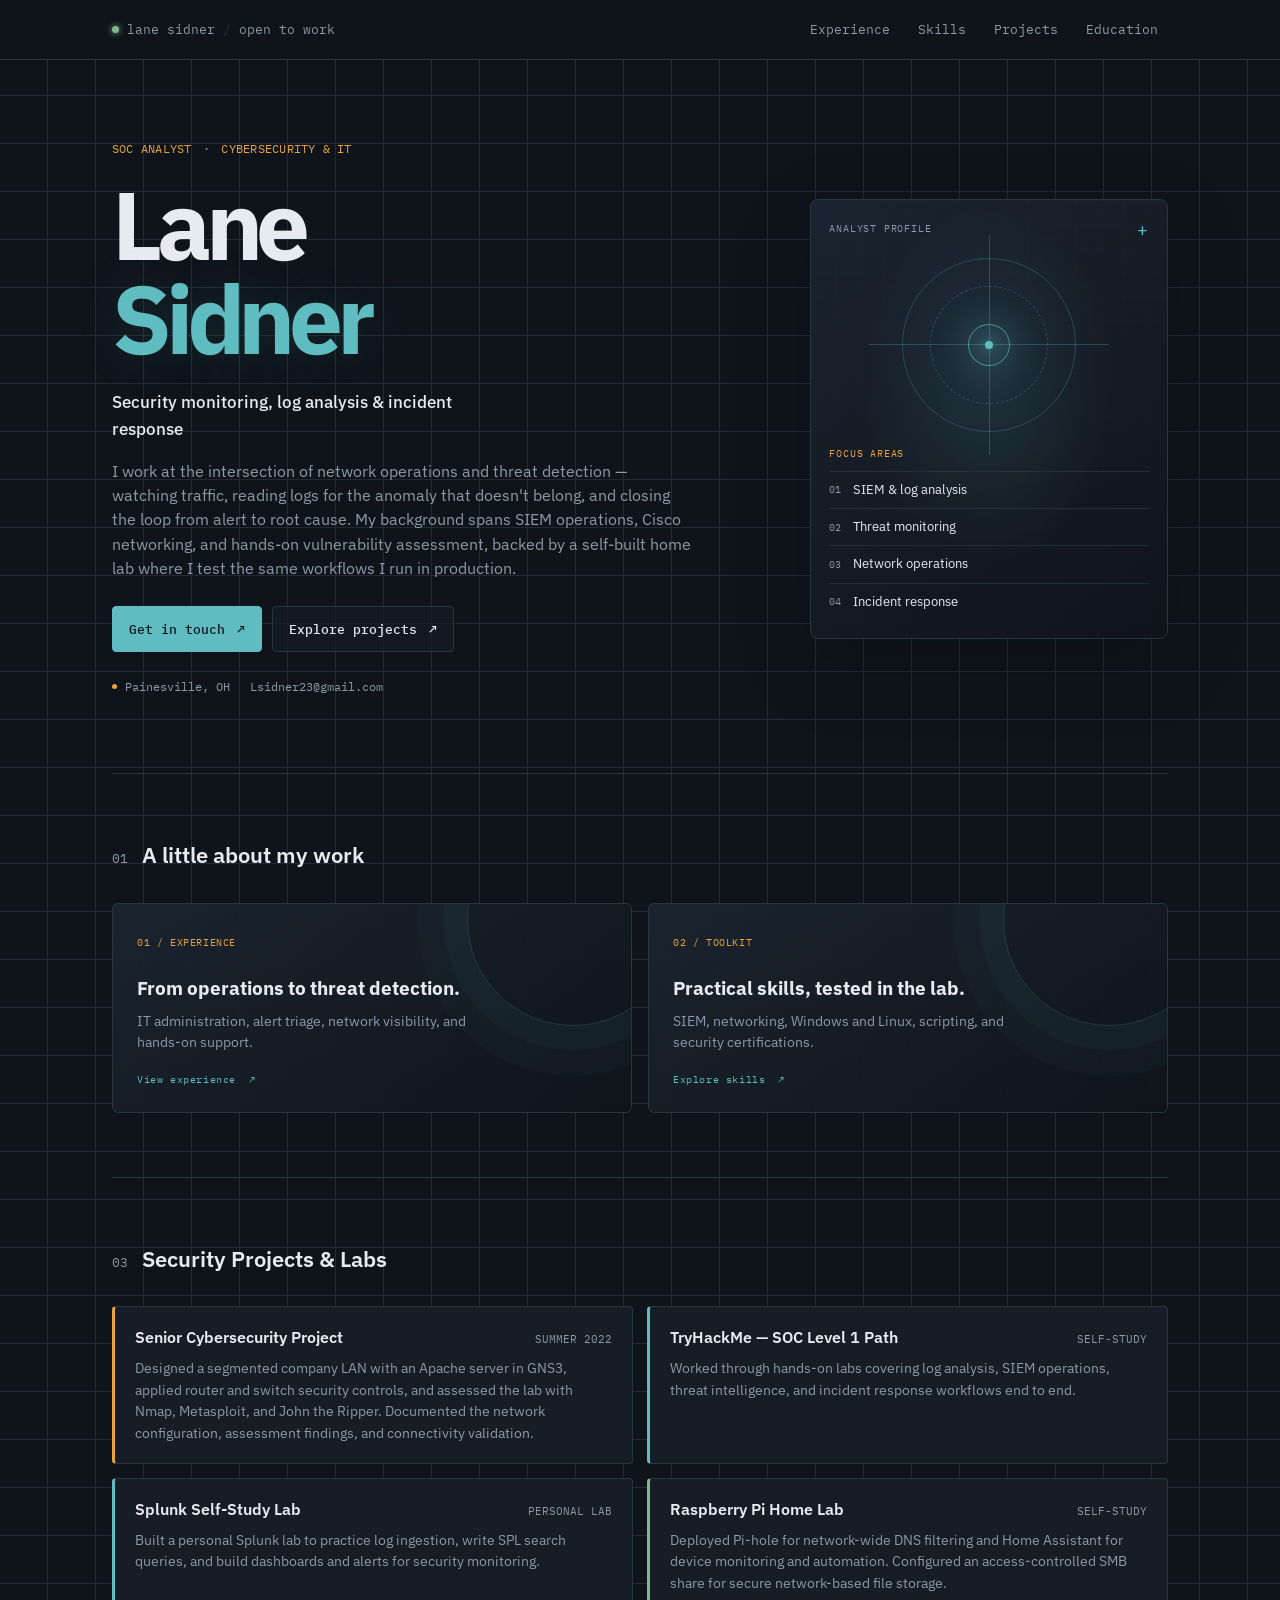
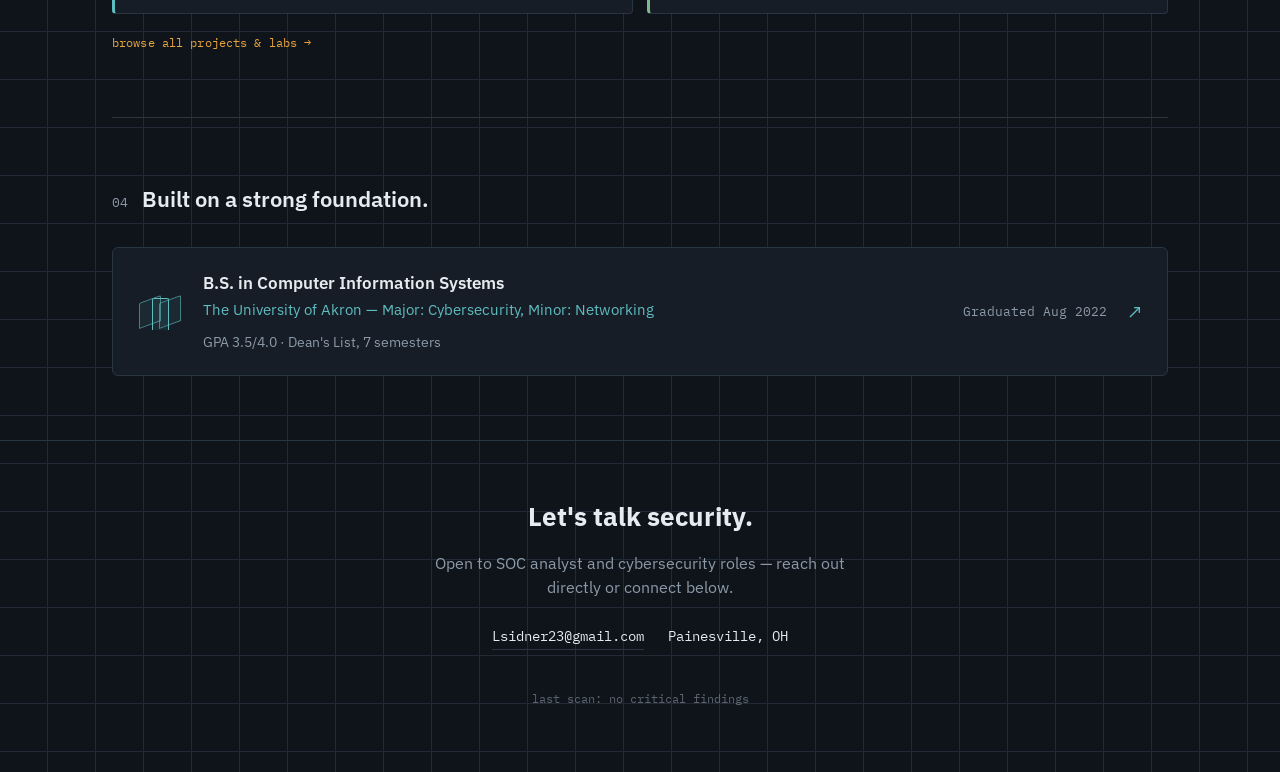
<file: index.html>
<!DOCTYPE html>
<html lang="en">
<head>
<meta charset="UTF-8">
<meta name="viewport" content="width=device-width, initial-scale=1.0">
<link rel="icon" type="image/png" href="/images/favicon.png">
<link rel="apple-touch-icon" sizes="180x180" href="/apple-touch-icon.png">
<title>Lane Sidner — SOC Analyst</title>
<link rel="preconnect" href="https://fonts.googleapis.com">
<link rel="preconnect" href="https://fonts.gstatic.com" crossorigin>
<link href="https://fonts.googleapis.com/css2?family=IBM+Plex+Sans:wght@400;500;600;700&family=IBM+Plex+Mono:wght@400;500;600&display=swap" rel="stylesheet">
<link rel="stylesheet" href="css/style.css">
</head>
<body class="home-page">

  <a class="skip-link" href="#main">Skip to content</a>
  <div class="statusbar">
    <div class="statusbar-inner">
      <a class="brand-link" href="index.html"><span class="dot"></span>lane sidner <span class="brand-divider">/</span> open to work</a>
      <nav aria-label="Main navigation">
        <a href="experience/index.html">Experience</a>
        <a href="skills/index.html">Skills</a>
        <a href="projects/index.html">Projects</a>
        <a href="education/index.html">Education</a>
      </nav>
    </div>
  </div>

  <main id="main" class="wrap">
    <section class="hero">
      <div class="hero-layout">
        <div class="hero-content">
          <div class="hero-tag mono">SOC ANALYST <span>·</span> CYBERSECURITY &amp; IT</div>
          <h1>Lane <span>Sidner</span></h1>
          <div class="hero-role">Security monitoring, log analysis &amp; incident response</div>
          <p class="hero-summary">
            I work at the intersection of network operations and threat detection — watching traffic, reading logs for the anomaly that doesn't belong, and closing the loop from alert to root cause. My background spans SIEM operations, Cisco networking, and hands-on vulnerability assessment, backed by a self-built home lab where I test the same workflows I run in production.
          </p>
          <div class="hero-actions">
            <a class="button button-primary" href="mailto:Lsidner23@gmail.com">Get in touch <span aria-hidden="true">↗</span></a>
            <a class="button button-secondary" href="projects/index.html">Explore projects <span aria-hidden="true">↗</span></a>
          </div>
          <div class="hero-meta">
            <span>Painesville, OH</span>
            <a href="mailto:Lsidner23@gmail.com">Lsidner23@gmail.com</a>
          </div>
        </div>
        <aside class="focus-card" aria-label="Areas of focus">
          <div class="focus-card-top mono"><span>ANALYST PROFILE</span><span class="focus-mark" aria-hidden="true">+</span></div>
          <div class="focus-visual" aria-hidden="true">
            <div class="focus-orbit focus-orbit-outer"></div>
            <div class="focus-orbit focus-orbit-inner"></div>
            <div class="focus-core"><span></span></div>
            <div class="focus-crosshair focus-crosshair-horizontal"></div>
            <div class="focus-crosshair focus-crosshair-vertical"></div>
          </div>
          <div class="focus-card-bottom">
            <span class="focus-caption mono">FOCUS AREAS</span>
            <ul>
              <li><span class="focus-index mono">01</span> SIEM &amp; log analysis</li>
              <li><span class="focus-index mono">02</span> Threat monitoring</li>
              <li><span class="focus-index mono">03</span> Network operations</li>
              <li><span class="focus-index mono">04</span> Incident response</li>
            </ul>
          </div>
        </aside>
      </div>
    </section>

    <section class="home-overview" aria-labelledby="overview-heading">
      <div class="section-head">
        <span class="section-num mono">01</span>
        <h2 id="overview-heading">A little about my work</h2>
      </div>
      <div class="overview-grid">
        <a class="overview-card overview-experience" href="experience/index.html">
          <span class="overview-index mono">01 / EXPERIENCE</span>
          <h3>From operations to threat detection.</h3>
          <p>IT administration, alert triage, network visibility, and hands-on support.</p>
          <span class="overview-link mono">View experience <span aria-hidden="true">↗</span></span>
        </a>
        <a class="overview-card overview-skills" href="skills/index.html">
          <span class="overview-index mono">02 / TOOLKIT</span>
          <h3>Practical skills, tested in the lab.</h3>
          <p>SIEM, networking, Windows and Linux, scripting, and security certifications.</p>
          <span class="overview-link mono">Explore skills <span aria-hidden="true">↗</span></span>
        </a>
      </div>
    </section>

    <section id="projects">
      <div class="section-head">
        <span class="section-num mono">03</span>
        <h2>Security Projects &amp; Labs</h2>
      </div>
      <div class="proj-grid">
        <article class="proj">
          <div class="proj-head">
            <h3><a class="proj-link" href="projects/senior-cybersecurity-project.html">Senior Cybersecurity Project</a></h3>
            <span class="sev mono">SUMMER 2022</span>
          </div>
          <p>Designed a segmented company LAN with an Apache server in GNS3, applied router and switch security controls, and assessed the lab with Nmap, Metasploit, and John the Ripper. Documented the network configuration, assessment findings, and connectivity validation.</p>
        </article>
        <article class="proj tone-cyan">
          <div class="proj-head">
            <h3><a class="proj-link" href="projects/tryhackme-soc-level-1.html">TryHackMe — SOC Level 1 Path</a></h3>
            <span class="sev mono">SELF-STUDY</span>
          </div>
          <p>Worked through hands-on labs covering log analysis, SIEM operations, threat intelligence, and incident response workflows end to end.</p>
        </article>
        <article class="proj tone-cyan">
          <div class="proj-head">
            <h3><a class="proj-link" href="projects/splunk-self-study-lab.html">Splunk Self-Study Lab</a></h3>
            <span class="sev mono">PERSONAL LAB</span>
          </div>
          <p>Built a personal Splunk lab to practice log ingestion, write SPL search queries, and build dashboards and alerts for security monitoring.</p>
        </article>
        <article class="proj tone-green">
          <div class="proj-head">
            <h3><a class="proj-link" href="projects/raspberry-pi-home-lab.html">Raspberry Pi Home Lab</a></h3>
            <span class="sev mono">SELF-STUDY</span>
          </div>
          <p>Deployed Pi-hole for network-wide DNS filtering and Home Assistant for device monitoring and automation. Configured an access-controlled SMB share for secure network-based file storage.</p>
        </article>
      </div>
      <a class="directory-link mono" href="projects/index.html">browse all projects &amp; labs →</a>
    </section>

    <section class="home-education" id="education">
      <div class="section-head">
        <span class="section-num mono">04</span>
        <h2>Built on a strong foundation.</h2>
      </div>
      <a class="edu edu-link" href="education/index.html">
        <span class="edu-icon" aria-hidden="true"><span></span><span></span><span></span></span>
        <div class="edu-copy">
          <h3>B.S. in Computer Information Systems</h3>
          <div class="school">The University of Akron — Major: Cybersecurity, Minor: Networking</div>
          <div class="details">GPA 3.5/4.0 · Dean's List, 7 semesters</div>
        </div>
        <div class="date mono">Graduated Aug 2022</div>
        <span class="edu-arrow" aria-hidden="true">↗</span>
      </a>
    </section>
  </main>

  <footer>
    <div class="wrap">
      <h2>Let's talk security.</h2>
      <p>Open to SOC analyst and cybersecurity roles — reach out directly or connect below.</p>
      <div class="contact-row">
        <a href="mailto:Lsidner23@gmail.com">Lsidner23@gmail.com</a>
        <span>Painesville, OH</span>
      </div>
      <div class="foot-note">last scan: no critical findings</div>
    </div>
  </footer>

</body>
</html>
</file>
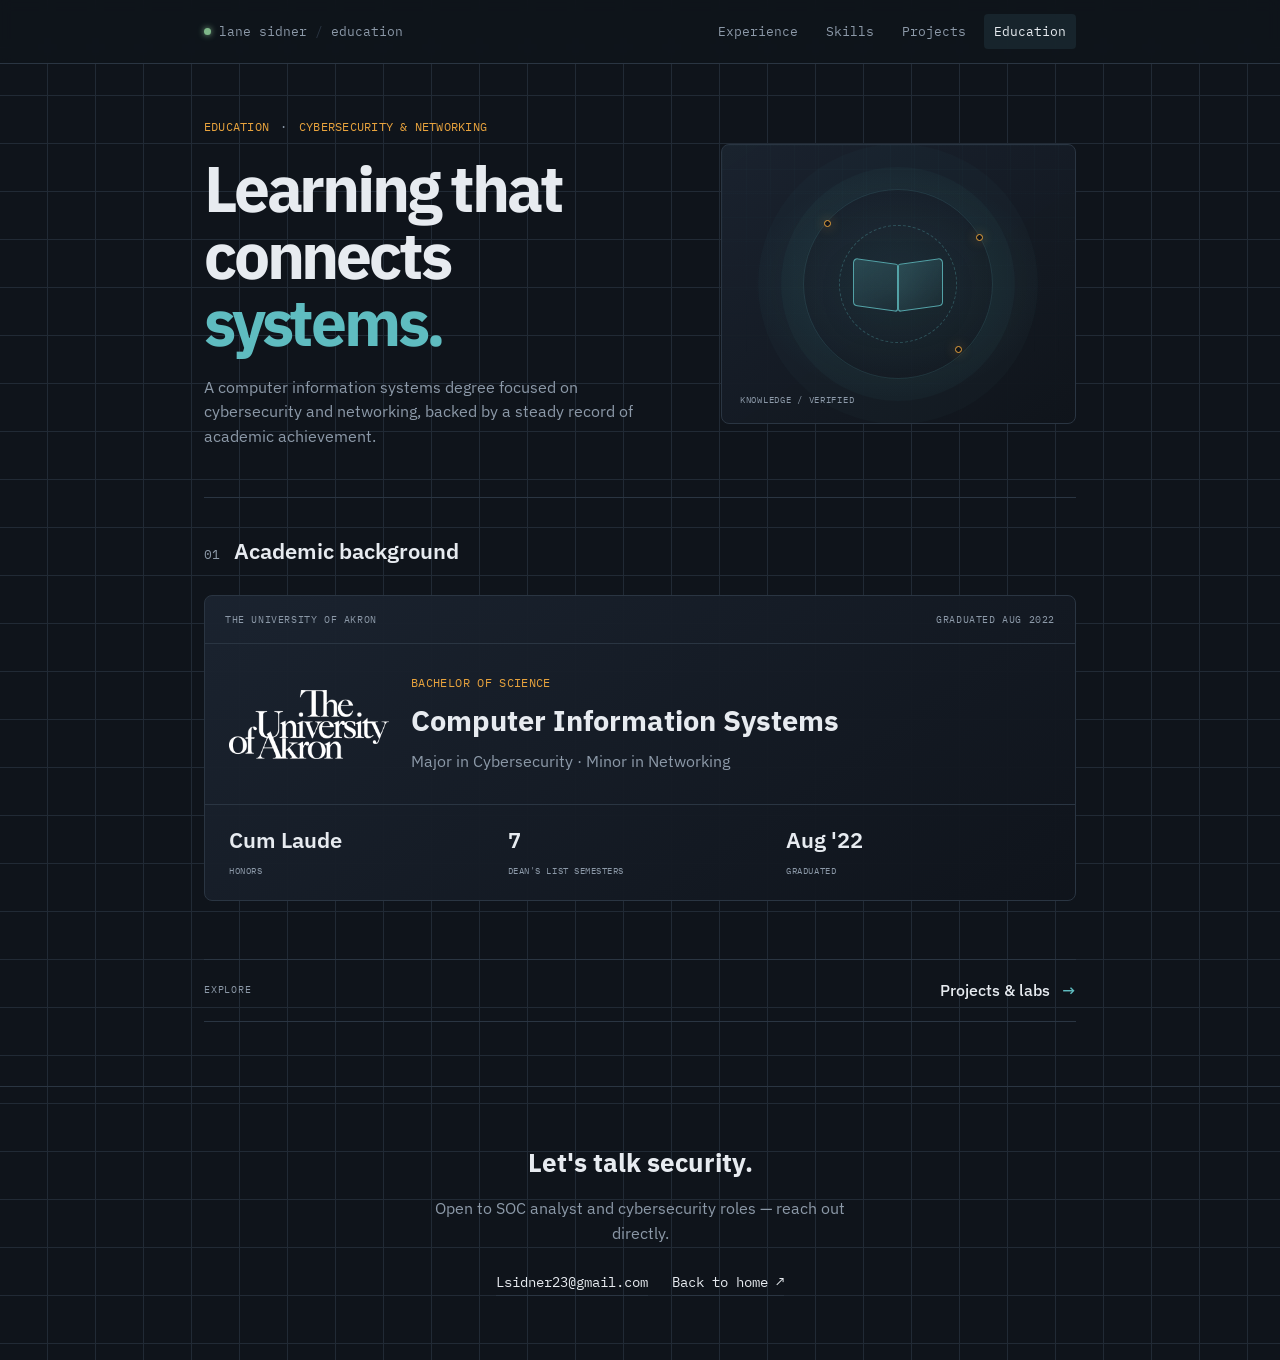
<file: education/index.html>
<!DOCTYPE html>
<html lang="en">
<head>
<meta charset="UTF-8">
<meta name="viewport" content="width=device-width, initial-scale=1.0">
<link rel="icon" type="image/png" href="/images/favicon.png">
<link rel="apple-touch-icon" sizes="180x180" href="/apple-touch-icon.png">
<title>Education — Lane Sidner</title>
<link rel="preconnect" href="https://fonts.googleapis.com">
<link rel="preconnect" href="https://fonts.gstatic.com" crossorigin>
<link href="https://fonts.googleapis.com/css2?family=IBM+Plex+Sans:wght@400;500;600;700&family=IBM+Plex+Mono:wght@400;500;600&display=swap" rel="stylesheet">
<link rel="stylesheet" href="../css/style.css">
</head>
<body>
  <a class="skip-link" href="#main">Skip to content</a>
  <div class="statusbar">
    <div class="statusbar-inner">
      <a class="brand-link" href="../index.html"><span class="dot"></span>lane sidner <span class="brand-divider">/</span> education</a>
      <nav aria-label="Main navigation">
        <a href="../experience/index.html">Experience</a>
        <a href="../skills/index.html">Skills</a>
        <a href="../projects/index.html">Projects</a>
        <a href="../education/index.html" aria-current="page">Education</a>
      </nav>
    </div>
  </div>
  <main id="main" class="wrap section-page">
    <header class="page-hero">
      <div class="page-hero-copy">
        <div class="hero-tag mono">EDUCATION <span>·</span> CYBERSECURITY &amp; NETWORKING</div>
        <h1>Learning that connects <span>systems.</span></h1>
        <p>A computer information systems degree focused on cybersecurity and networking, backed by a steady record of academic achievement.</p>
      </div>
      <div class="page-art art-education" aria-hidden="true">
        <span class="edu-orbit"></span><span class="edu-ring"></span>
        <span class="edu-book"><i></i><i></i></span>
        <span class="edu-signal signal-one"></span><span class="edu-signal signal-two"></span><span class="edu-signal signal-three"></span>
        <span class="edu-art-label mono">KNOWLEDGE / VERIFIED</span>
      </div>
    </header>
    <section class="page-section education-section">
      <div class="section-head"><span class="section-num mono">01</span><h2>Academic background</h2></div>
      <article class="education-feature">
        <div class="education-feature-top mono"><span>THE UNIVERSITY OF AKRON</span><span>GRADUATED AUG 2022</span></div>
        <div class="education-feature-main">
          <img src="../images/UAWordmark_white.png" alt="The University of Akron logo" width="160" height="100" style="object-fit: contain;">
          <div>
            <div class="detail-label">BACHELOR OF SCIENCE</div>
            <h2>Computer Information Systems</h2>
            <p>Major in Cybersecurity · Minor in Networking</p>
          </div>
        </div>
        <div class="education-stats">
          <div><span class="education-stat-value">Cum Laude</span><span class="education-stat-label mono">HONORS</span></div>
          <div><span class="education-stat-value">7</span><span class="education-stat-label mono">DEAN'S LIST SEMESTERS</span></div>
          <div><span class="education-stat-value">Aug '22</span><span class="education-stat-label mono">GRADUATED</span></div>
        </div>
      </article>
    </section>
    <div class="page-next">
      <span class="mono">EXPLORE</span><a href="../projects/index.html">Projects &amp; labs <span aria-hidden="true">→</span></a>
    </div>
  </main>
  <footer><div class="wrap"><h2>Let's talk security.</h2><p>Open to SOC analyst and cybersecurity roles — reach out directly.</p><div class="contact-row"><a href="mailto:Lsidner23@gmail.com">Lsidner23@gmail.com</a><a href="../index.html">Back to home ↗</a></div></div></footer>
</body>
</html>
</file>
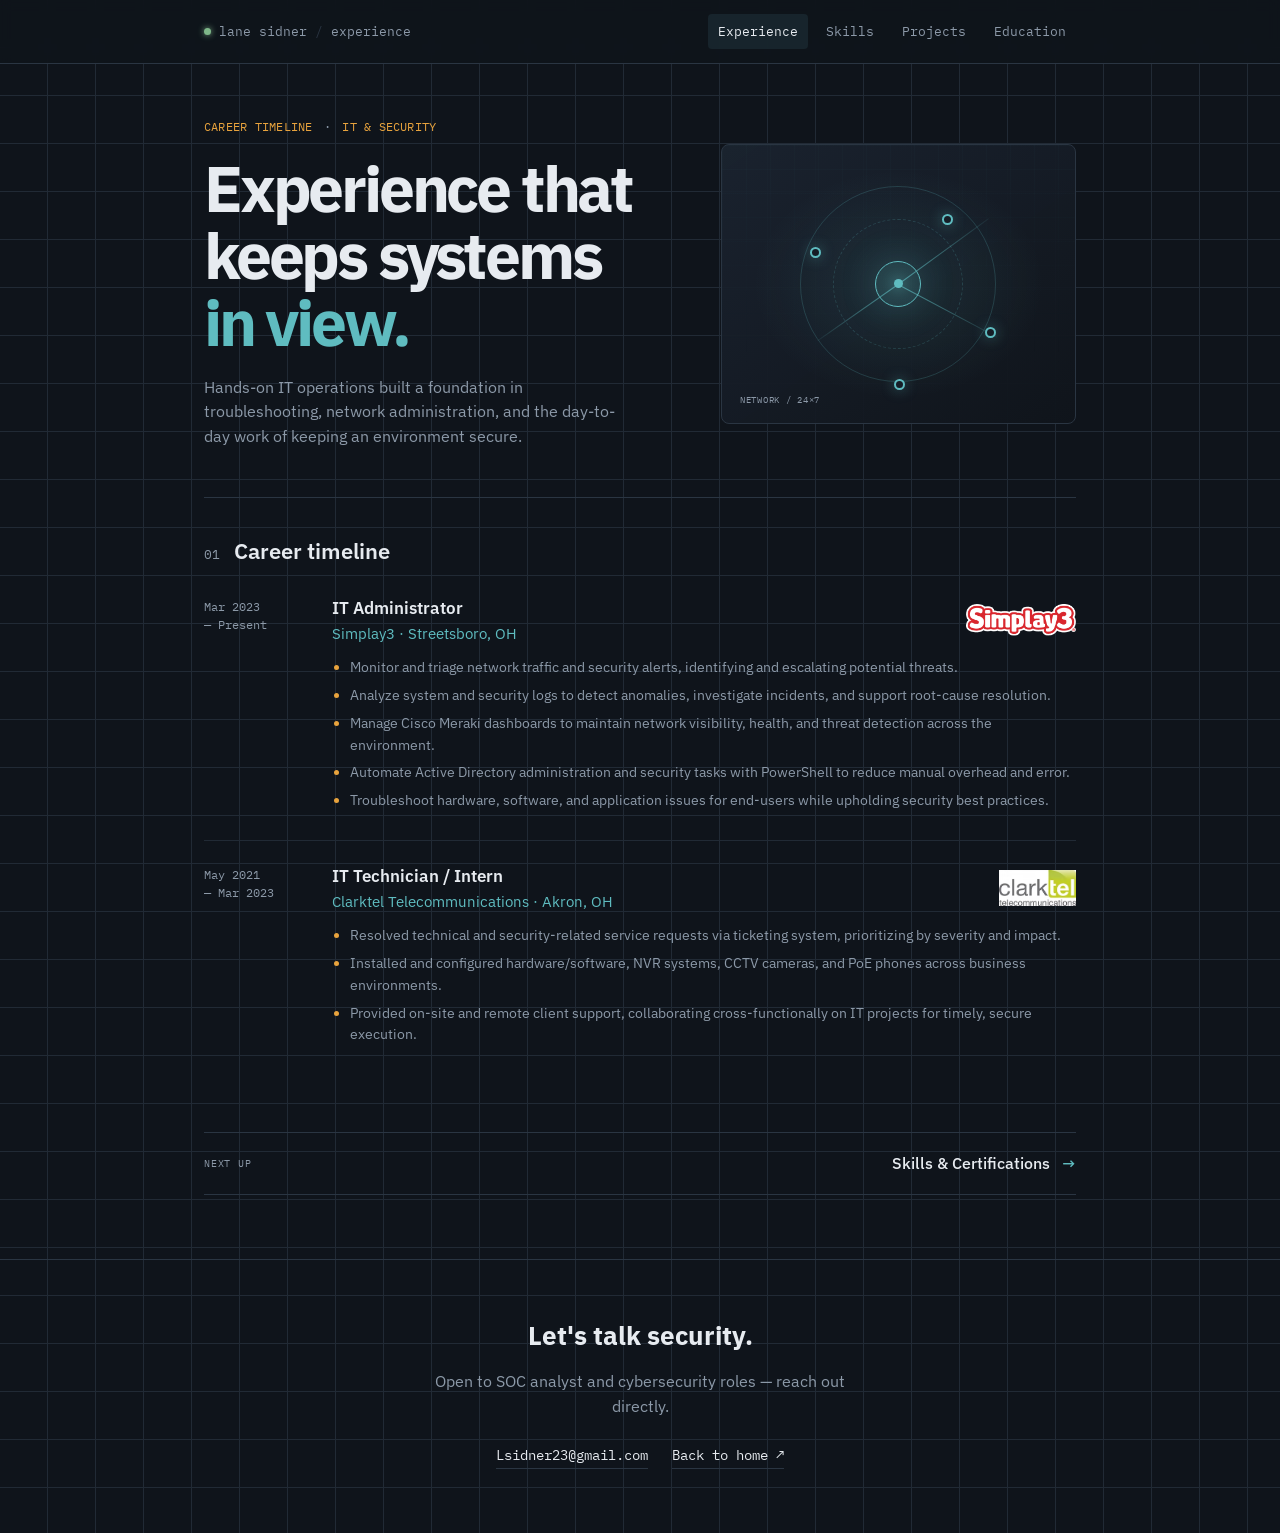
<file: experience/index.html>
<!DOCTYPE html>
<html lang="en">
<head>
<meta charset="UTF-8">
<meta name="viewport" content="width=device-width, initial-scale=1.0">
<link rel="icon" type="image/png" href="/images/favicon.png">
<link rel="apple-touch-icon" sizes="180x180" href="/apple-touch-icon.png">
<title>Experience — Lane Sidner</title>
<link rel="preconnect" href="https://fonts.googleapis.com">
<link rel="preconnect" href="https://fonts.gstatic.com" crossorigin>
<link href="https://fonts.googleapis.com/css2?family=IBM+Plex+Sans:wght@400;500;600;700&family=IBM+Plex+Mono:wght@400;500;600&display=swap" rel="stylesheet">
<link rel="stylesheet" href="../css/style.css">
</head>
<body>
  <a class="skip-link" href="#main">Skip to content</a>
  <div class="statusbar">
    <div class="statusbar-inner">
      <a class="brand-link" href="../index.html"><span class="dot"></span>lane sidner <span class="brand-divider">/</span> experience</a>
      <nav aria-label="Main navigation">
        <a href="../experience/index.html" aria-current="page">Experience</a>
        <a href="../skills/index.html">Skills</a>
        <a href="../projects/index.html">Projects</a>
        <a href="../education/index.html">Education</a>
      </nav>
    </div>
  </div>
  <main id="main" class="wrap section-page">
    <header class="page-hero">
      <div class="page-hero-copy">
        <div class="hero-tag mono">CAREER TIMELINE <span>·</span> IT &amp; SECURITY</div>
        <h1>Experience that keeps systems <span>in view.</span></h1>
        <p>Hands-on IT operations built a foundation in troubleshooting, network administration, and the day-to-day work of keeping an environment secure.</p>
      </div>
      <div class="page-art art-network" aria-hidden="true">
        <span class="art-ring ring-one"></span><span class="art-ring ring-two"></span>
        <span class="art-line line-one"></span><span class="art-line line-two"></span><span class="art-line line-three"></span>
        <span class="art-node node-one"></span><span class="art-node node-two"></span><span class="art-node node-three"></span><span class="art-node node-four"></span>
        <span class="art-core"><span></span></span>
        <span class="art-label mono">NETWORK / 24×7</span>
      </div>
    </header>
    <section class="page-section">
      <div class="section-head"><span class="section-num mono">01</span><h2>Career timeline</h2></div>
      <div class="log">
        <article class="log-entry">
          <div class="log-time mono"><span>Mar 2023</span><span>— Present</span></div>
          <div class="log-body">
            <div class="job-header">
              <div>
                <h3>IT Administrator</h3>
                <div class="org">Simplay3 · Streetsboro, OH</div>
              </div>
              <img src="../images/Simplay3_Logo.png" alt="Simplay3 logo" class="company-logo">
            </div>
            <ul>
              <li>Monitor and triage network traffic and security alerts, identifying and escalating potential threats.</li>
              <li>Analyze system and security logs to detect anomalies, investigate incidents, and support root-cause resolution.</li>
              <li>Manage Cisco Meraki dashboards to maintain network visibility, health, and threat detection across the environment.</li>
              <li>Automate Active Directory administration and security tasks with PowerShell to reduce manual overhead and error.</li>
              <li>Troubleshoot hardware, software, and application issues for end-users while upholding security best practices.</li>
            </ul>
          </div>
        </article>
        <article class="log-entry">
          <div class="log-time mono"><span>May 2021</span><span>— Mar 2023</span></div>
          <div class="log-body">
            <div class="job-header">
              <div>
                <h3>IT Technician / Intern</h3>
                <div class="org">Clarktel Telecommunications · Akron, OH</div>
              </div>
              <img src="../images/clarktel_logo.avif" alt="Clarktel Telecommunications logo" class="company-logo">
            </div>
            <ul>
              <li>Resolved technical and security-related service requests via ticketing system, prioritizing by severity and impact.</li>
              <li>Installed and configured hardware/software, NVR systems, CCTV cameras, and PoE phones across business environments.</li>
              <li>Provided on-site and remote client support, collaborating cross-functionally on IT projects for timely, secure execution.</li>
            </ul>
          </div>
        </article>
      </div>
    </section>
    <div class="page-next">
      <span class="mono">NEXT UP</span><a href="../skills/index.html">Skills &amp; Certifications <span aria-hidden="true">→</span></a>
    </div>
  </main>
  <footer><div class="wrap"><h2>Let's talk security.</h2><p>Open to SOC analyst and cybersecurity roles — reach out directly.</p><div class="contact-row"><a href="mailto:Lsidner23@gmail.com">Lsidner23@gmail.com</a><a href="../index.html">Back to home ↗</a></div></div></footer>
</body>
</html>
</file>
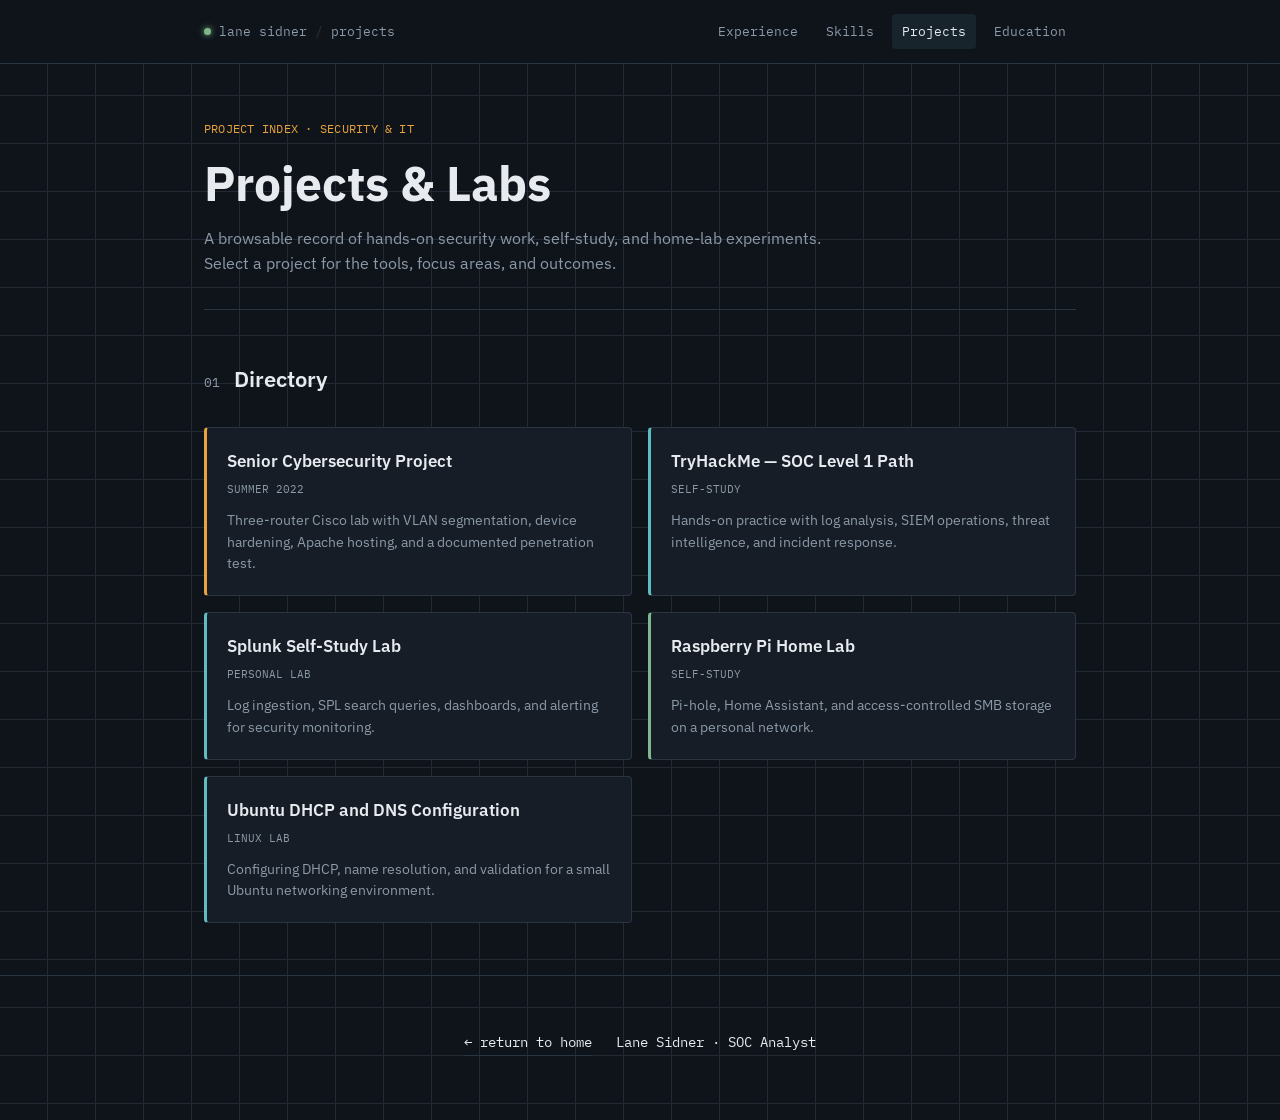
<file: projects/index.html>
<!DOCTYPE html>
<html lang="en">
<head>
<meta charset="UTF-8">
<meta name="viewport" content="width=device-width, initial-scale=1.0">
<link rel="icon" type="image/png" href="/images/favicon.png">
<link rel="apple-touch-icon" sizes="180x180" href="/apple-touch-icon.png">
<title>Projects &amp; Labs — Lane Sidner</title>
<link rel="preconnect" href="https://fonts.googleapis.com">
<link rel="preconnect" href="https://fonts.gstatic.com" crossorigin>
<link href="https://fonts.googleapis.com/css2?family=IBM+Plex+Sans:wght@400;500;600;700&family=IBM+Plex+Mono:wght@400;500;600&display=swap" rel="stylesheet">
<link rel="stylesheet" href="../css/style.css">
</head>
<body>
  <div class="statusbar">
    <div class="statusbar-inner">
      <a class="brand-link" href="../index.html"><span class="dot"></span>lane sidner <span class="brand-divider">/</span> projects</a>
      <nav aria-label="Main navigation">
        <a href="../experience/index.html">Experience</a>
        <a href="../skills/index.html">Skills</a>
        <a href="index.html" aria-current="page">Projects</a>
        <a href="../education/index.html">Education</a>
      </nav>
    </div>
  </div>
  <main class="wrap">
    <header class="page-header">
      <div class="hero-tag mono">PROJECT INDEX · SECURITY &amp; IT</div>
      <h1>Projects &amp; Labs</h1>
      <p>A browsable record of hands-on security work, self-study, and home-lab experiments. Select a project for the tools, focus areas, and outcomes.</p>
    </header>
    <section id="directory">
      <div class="section-head"><span class="section-num mono">01</span><h2>Directory</h2></div>
      <div class="directory-grid">
        <a class="directory-card" href="senior-cybersecurity-project.html"><h2>Senior Cybersecurity Project</h2><span class="meta">SUMMER 2022</span><p>Three-router Cisco lab with VLAN segmentation, device hardening, Apache hosting, and a documented penetration test.</p></a>
        <a class="directory-card tone-cyan" href="tryhackme-soc-level-1.html"><h2>TryHackMe — SOC Level 1 Path</h2><span class="meta">SELF-STUDY</span><p>Hands-on practice with log analysis, SIEM operations, threat intelligence, and incident response.</p></a>
        <a class="directory-card tone-cyan" href="splunk-self-study-lab.html"><h2>Splunk Self-Study Lab</h2><span class="meta">PERSONAL LAB</span><p>Log ingestion, SPL search queries, dashboards, and alerting for security monitoring.</p></a>
        <a class="directory-card tone-green" href="raspberry-pi-home-lab.html"><h2>Raspberry Pi Home Lab</h2><span class="meta">SELF-STUDY</span><p>Pi-hole, Home Assistant, and access-controlled SMB storage on a personal network.</p></a>
        <a class="directory-card tone-cyan" href="linux_projects.html"><h2>Ubuntu DHCP and DNS Configuration</h2><span class="meta">LINUX LAB</span><p>Configuring DHCP, name resolution, and validation for a small Ubuntu networking environment.</p></a>
      </div>
    </section>
  </main>
  <footer><div class="wrap"><div class="contact-row"><a href="../index.html">← return to home</a><span>Lane Sidner · SOC Analyst</span></div></div></footer>
</body>
</html>
</file>
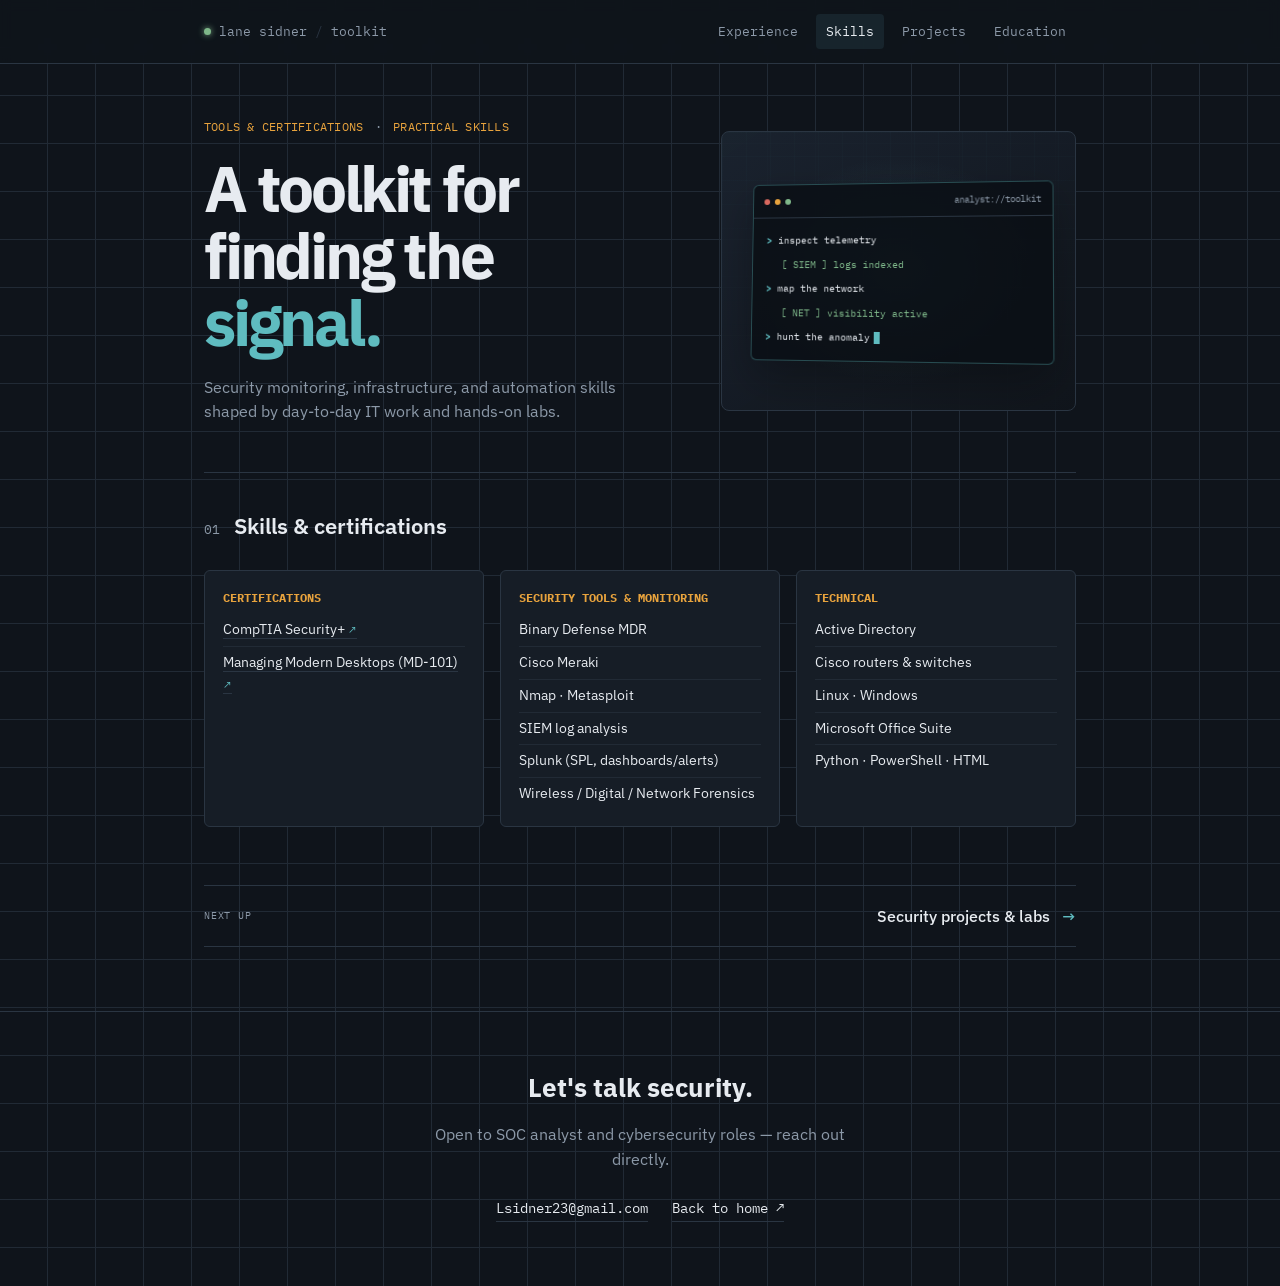
<file: skills/index.html>
<!DOCTYPE html>
<html lang="en">
<head>
<meta charset="UTF-8">
<meta name="viewport" content="width=device-width, initial-scale=1.0">
<link rel="icon" type="image/png" href="/images/favicon.png">
<link rel="apple-touch-icon" sizes="180x180" href="/apple-touch-icon.png">
<title>Skills &amp; Certifications — Lane Sidner</title>
<link rel="preconnect" href="https://fonts.googleapis.com">
<link rel="preconnect" href="https://fonts.gstatic.com" crossorigin>
<link href="https://fonts.googleapis.com/css2?family=IBM+Plex+Sans:wght@400;500;600;700&family=IBM+Plex+Mono:wght@400;500;600&display=swap" rel="stylesheet">
<link rel="stylesheet" href="../css/style.css">
</head>
<body>
  <a class="skip-link" href="#main">Skip to content</a>
  <div class="statusbar">
    <div class="statusbar-inner">
      <a class="brand-link" href="../index.html"><span class="dot"></span>lane sidner <span class="brand-divider">/</span> toolkit</a>
      <nav aria-label="Main navigation">
        <a href="../experience/index.html">Experience</a>
        <a href="../skills/index.html" aria-current="page">Skills</a>
        <a href="../projects/index.html">Projects</a>
        <a href="../education/index.html">Education</a>
      </nav>
    </div>
  </div>
  <main id="main" class="wrap section-page">
    <header class="page-hero">
      <div class="page-hero-copy">
        <div class="hero-tag mono">TOOLS &amp; CERTIFICATIONS <span>·</span> PRACTICAL SKILLS</div>
        <h1>A toolkit for finding the <span>signal.</span></h1>
        <p>Security monitoring, infrastructure, and automation skills shaped by day-to-day IT work and hands-on labs.</p>
      </div>
      <div class="page-art art-terminal" aria-hidden="true">
        <div class="terminal-window">
          <div class="terminal-bar"><span></span><span></span><span></span><i class="mono">analyst://toolkit</i></div>
          <div class="terminal-lines mono">
            <span><b>&gt;</b> inspect telemetry</span>
            <span class="terminal-response">[ SIEM ] logs indexed</span>
            <span><b>&gt;</b> map the network</span>
            <span class="terminal-response">[ NET ] visibility active</span>
            <span><b>&gt;</b> hunt the anomaly<span class="terminal-cursor"></span></span>
          </div>
        </div>
      </div>
    </header>
    <section class="page-section">
      <div class="section-head"><span class="section-num mono">01</span><h2>Skills &amp; certifications</h2></div>
      <div class="skill-grid skill-grid-page">
        <article class="skill-panel">
          <h3>CERTIFICATIONS</h3>
          <ul>
            <li><a class="cert-link" href="https://www.credly.com/badges/b63eeec4-1866-4bcc-9f22-3bd7eb9d2d7c" target="_blank" rel="noopener noreferrer">CompTIA Security+ <span aria-hidden="true">↗</span></a></li>
            <li><a class="cert-link" href="https://www.credly.com/badges/5a7f8c78-2824-4bd7-8160-8d146c3b6dd7" target="_blank" rel="noopener noreferrer">Managing Modern Desktops (MD-101) <span aria-hidden="true">↗</span></a></li>
          </ul>
        </article>
        <article class="skill-panel">
          <h3>SECURITY TOOLS &amp; MONITORING</h3>
          <ul>
            <li>Binary Defense MDR</li>
            <li>Cisco Meraki</li>
            <li>Nmap · Metasploit</li>
            <li>SIEM log analysis</li>
            <li>Splunk (SPL, dashboards/alerts)</li>
            <li>Wireless / Digital / Network Forensics</li>
          </ul>
        </article>
        <article class="skill-panel">
          <h3>TECHNICAL</h3>
          <ul>
            <li>Active Directory</li>
            <li>Cisco routers &amp; switches</li>
            <li>Linux · Windows</li>
            <li>Microsoft Office Suite</li>
            <li>Python · PowerShell · HTML</li>
          </ul>
        </article>
      </div>
    </section>
    <div class="page-next">
      <span class="mono">NEXT UP</span><a href="../projects/index.html">Security projects &amp; labs <span aria-hidden="true">→</span></a>
    </div>
  </main>
  <footer><div class="wrap"><h2>Let's talk security.</h2><p>Open to SOC analyst and cybersecurity roles — reach out directly.</p><div class="contact-row"><a href="mailto:Lsidner23@gmail.com">Lsidner23@gmail.com</a><a href="../index.html">Back to home ↗</a></div></div></footer>
</body>
</html>
</file>
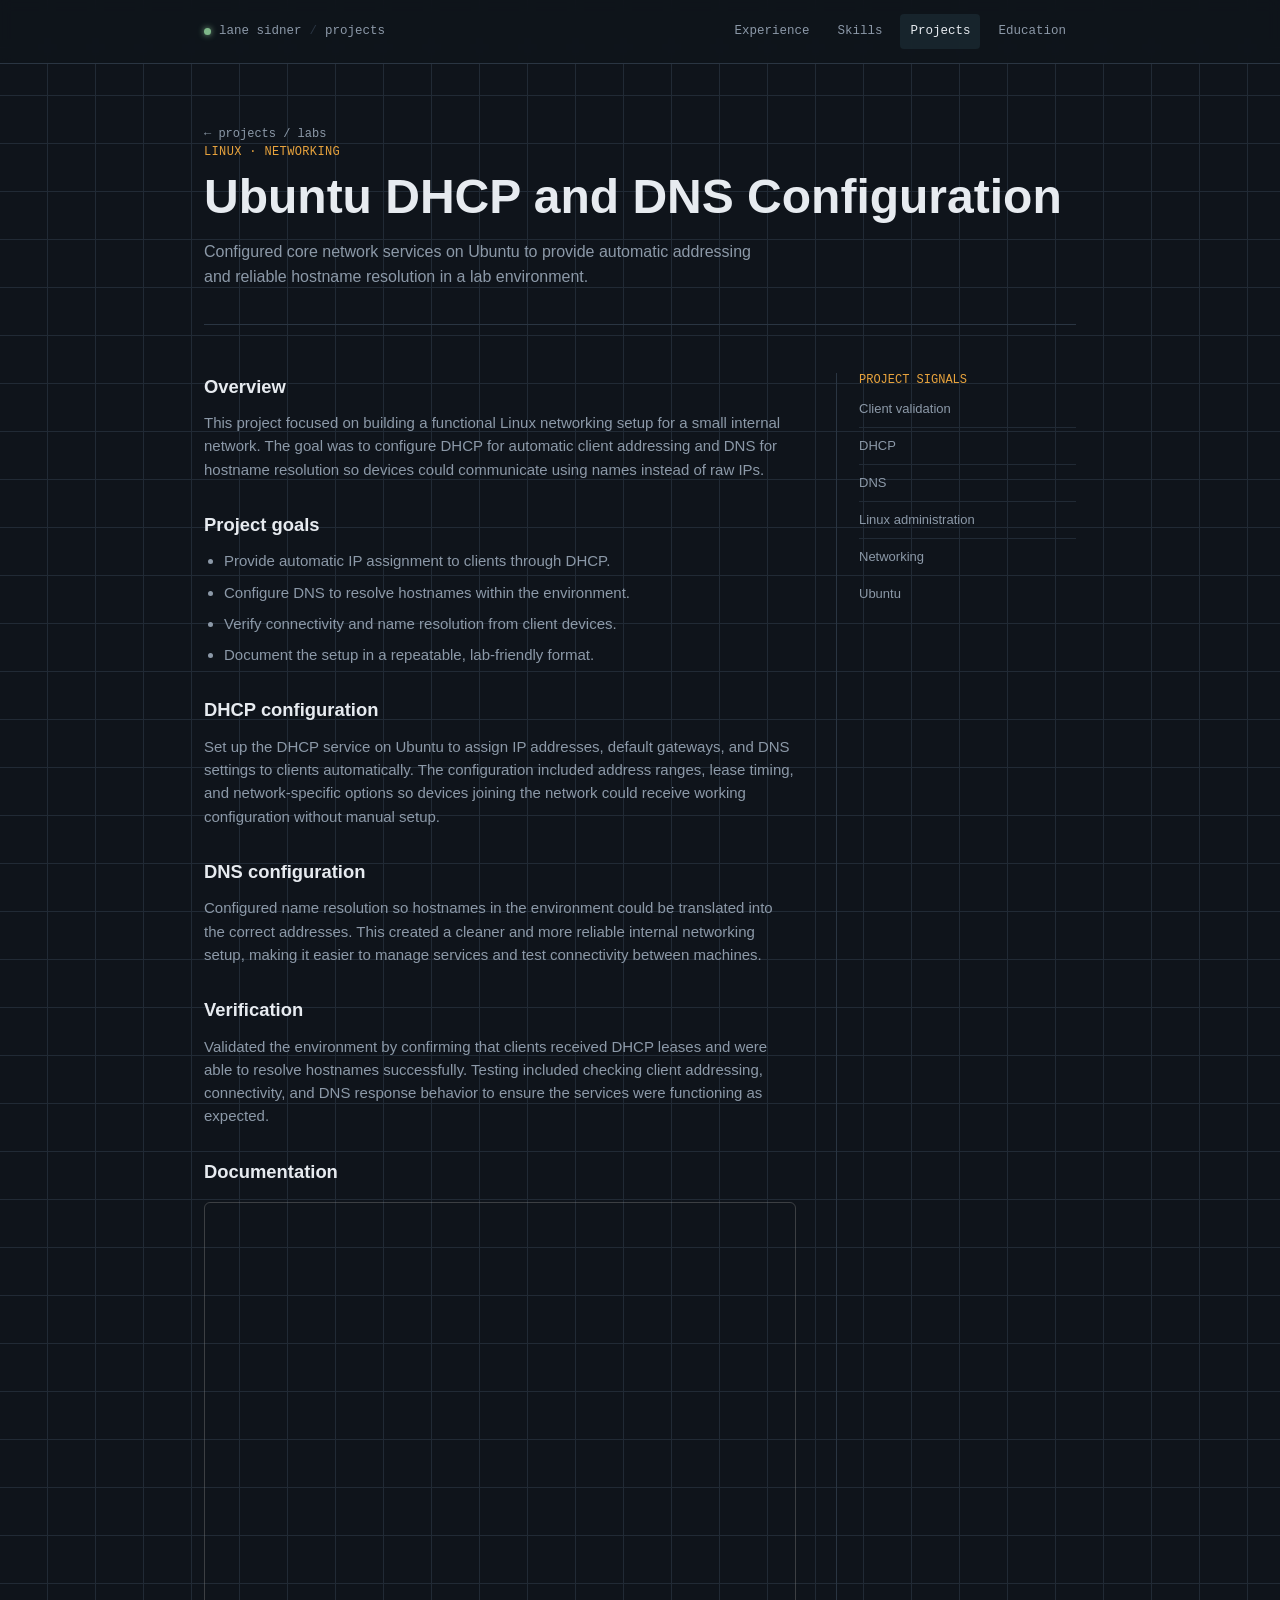
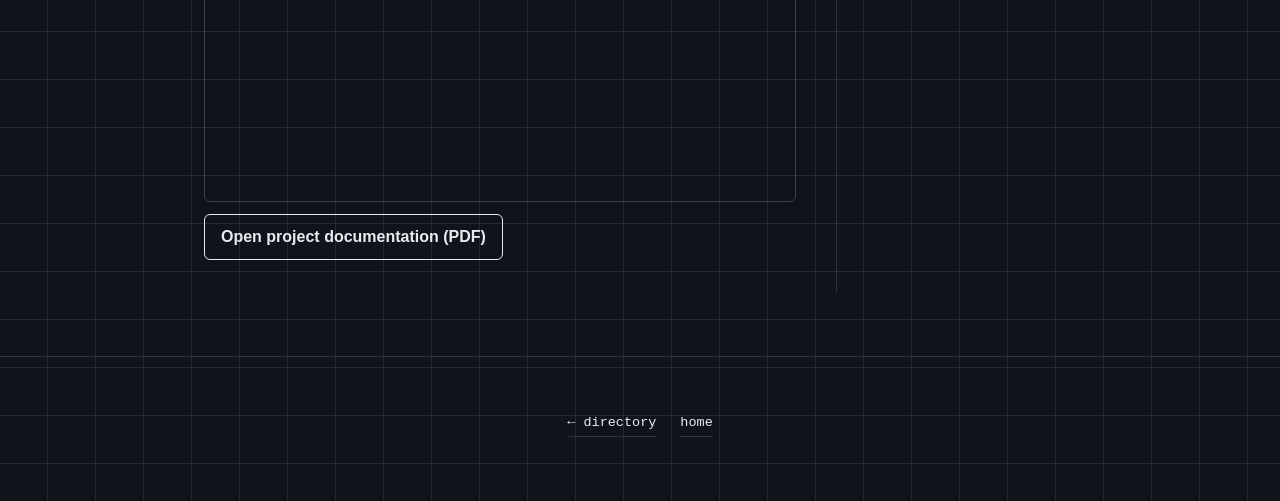
<file: projects/linux_projects.html>
<!DOCTYPE html>
<html lang="en">
<head>
  <meta charset="UTF-8">
  <meta name="viewport" content="width=device-width, initial-scale=1.0">
  <link rel="icon" type="image/png" href="/images/favicon.png">
  <link rel="apple-touch-icon" sizes="180x180" href="/apple-touch-icon.png">
  <title>Ubuntu DHCP and DNS Configuration — Lane Sidner</title>
  <meta name="description" content="Ubuntu DHCP and DNS configuration project covering host assignment, name resolution, and service validation in a Linux lab environment.">
  <link rel="stylesheet" href="../css/style.css">
</head>
<body>
  <div class="statusbar">
    <div class="statusbar-inner">
      <a class="brand-link" href="../index.html"><span class="dot"></span>lane sidner <span class="brand-divider">/</span> projects</a>
      <nav aria-label="Main navigation">
        <a href="../experience/index.html">Experience</a>
        <a href="../skills/index.html">Skills</a>
        <a href="index.html" aria-current="page">Projects</a>
        <a href="../education/index.html">Education</a>
      </nav>
    </div>
  </div>

  <main class="wrap">
    <header class="page-header detail-header">
      <a class="back-link mono" href="index.html">← projects / labs</a>
      <div class="detail-label">LINUX · NETWORKING</div>
      <h1>Ubuntu DHCP and DNS Configuration</h1>
      <p>Configured core network services on Ubuntu to provide automatic addressing and reliable hostname resolution in a lab environment.</p>
    </header>

    <div class="detail-layout">
      <article class="detail-body">
        <h2>Overview</h2>
        <p>This project focused on building a functional Linux networking setup for a small internal network. The goal was to configure DHCP for automatic client addressing and DNS for hostname resolution so devices could communicate using names instead of raw IPs.</p>

        <h2>Project goals</h2>
        <ul>
          <li>Provide automatic IP assignment to clients through DHCP.</li>
          <li>Configure DNS to resolve hostnames within the environment.</li>
          <li>Verify connectivity and name resolution from client devices.</li>
          <li>Document the setup in a repeatable, lab-friendly format.</li>
        </ul>

        <h2>DHCP configuration</h2>
        <p>Set up the DHCP service on Ubuntu to assign IP addresses, default gateways, and DNS settings to clients automatically. The configuration included address ranges, lease timing, and network-specific options so devices joining the network could receive working configuration without manual setup.</p>

        <h2>DNS configuration</h2>
        <p>Configured name resolution so hostnames in the environment could be translated into the correct addresses. This created a cleaner and more reliable internal networking setup, making it easier to manage services and test connectivity between machines.</p>

        <h2>Verification</h2>
        <p>Validated the environment by confirming that clients received DHCP leases and were able to resolve hostnames successfully. Testing included checking client addressing, connectivity, and DNS response behavior to ensure the services were functioning as expected.</p>

        <h2>Documentation</h2>
        <div class="pdf-embed">
          <iframe src="../projects/Linux/DNS%20and%20DHCP%20Setup%20Linux.pdf" title="Ubuntu DHCP and DNS setup documentation (PDF)" loading="lazy"></iframe>
          <div class="pdf-fallback">
            <p>PDF previews don't work well on mobile devices.</p>
          </div>
          <a class="pdf-btn" href="../projects/Linux/DNS%20and%20DHCP%20Setup%20Linux.pdf" target="_blank" rel="noopener">Open project documentation (PDF)</a>
        </div>
      </article>

      <aside class="detail-sidebar">
        <h2>PROJECT SIGNALS</h2>
        <ul>
          <li>Client validation</li>
          <li>DHCP</li>
          <li>DNS</li>
          <li>Linux administration</li>
          <li>Networking</li>
          <li>Ubuntu</li>
        </ul>
      </aside>
    </div>
  </main>

  <footer>
    <div class="wrap">
      <div class="contact-row">
        <a href="index.html">← directory</a>
        <a href="../index.html">home</a>
      </div>
    </div>
  </footer>
</body>
</html>
</file>
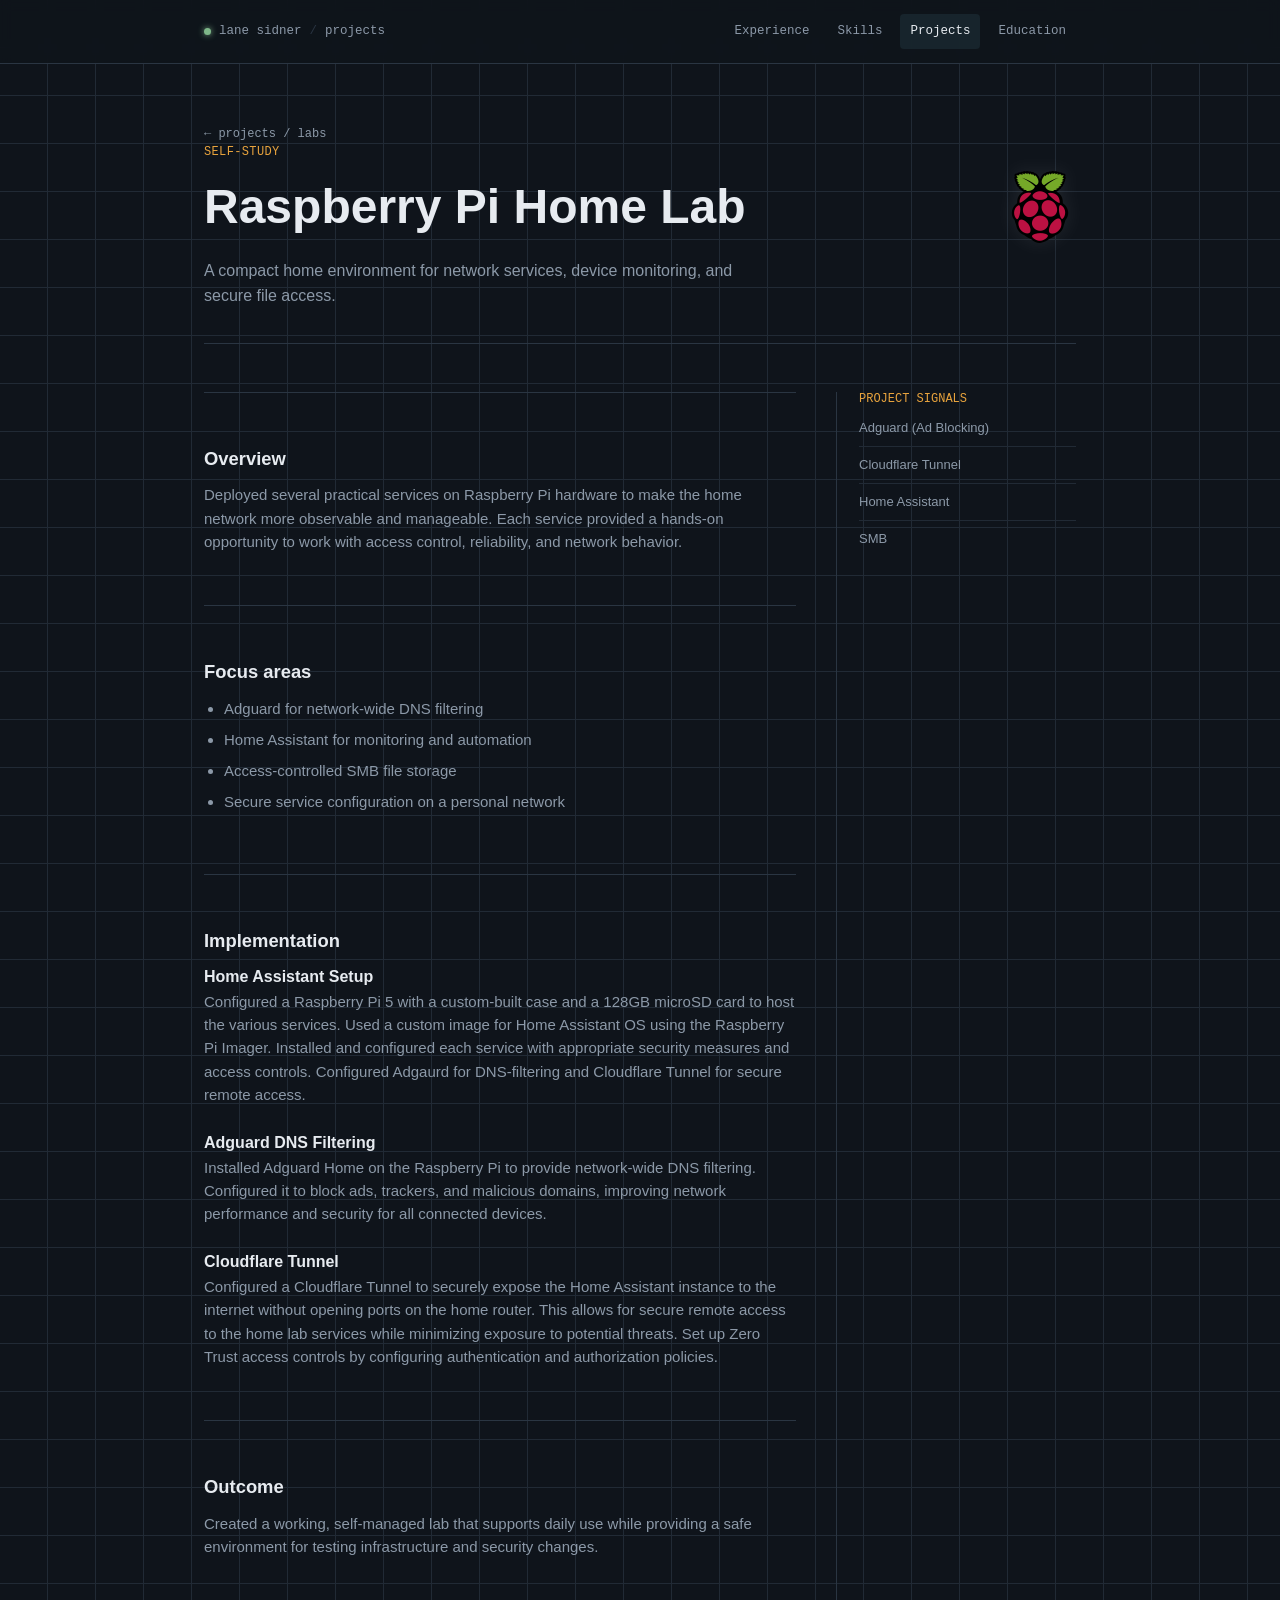
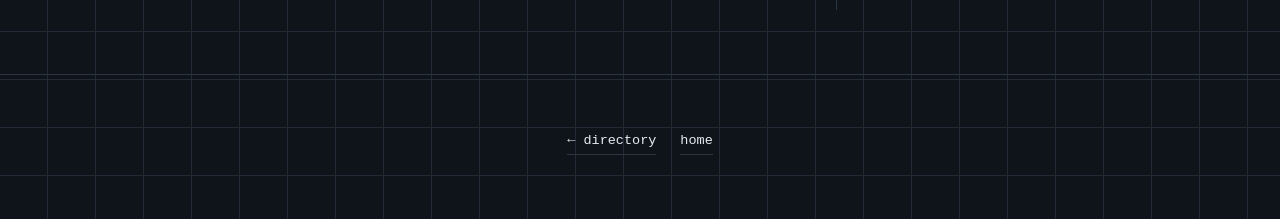
<file: projects/raspberry-pi-home-lab.html>
<!DOCTYPE html>
<html lang="en">
<head>
  <meta charset="UTF-8">
  <meta name="viewport" content="width=device-width, initial-scale=1.0">
  <link rel="icon" type="image/png" href="/images/favicon.png">
  <link rel="apple-touch-icon" sizes="180x180" href="/apple-touch-icon.png">
  <title>Raspberry Pi Home Lab — Lane Sidner</title>
  <link rel="stylesheet" href="../css/style.css">
</head>
<body>
  <div class="statusbar">
    <div class="statusbar-inner">
      <a class="brand-link" href="../index.html"><span class="dot"></span>lane sidner <span class="brand-divider">/</span> projects</a>
      <nav aria-label="Main navigation">
        <a href="../experience/index.html">Experience</a>
        <a href="../skills/index.html">Skills</a>
        <a href="index.html" aria-current="page">Projects</a>
        <a href="../education/index.html">Education</a>
      </nav>
    </div>
  </div>

  <main class="wrap">
    <header class="page-header detail-header">
      <a class="back-link mono" href="index.html">← projects / labs</a>
      <div class="detail-label">SELF-STUDY</div>
      <div class="project-title-row">
        <h1>Raspberry Pi Home Lab</h1>
        <img class="project-logo" src="../images/icons8-raspberry-pi-72.png" alt="Raspberry Pi logo">
      </div>
      <p>A compact home environment for network services, device monitoring, and secure file access.</p>
    </header>

    <div class="detail-layout">
      <article class="detail-body">
        <section>
          <h2>Overview</h2>
          <p>Deployed several practical services on Raspberry Pi hardware to make the home network more observable and manageable. Each service provided a hands-on opportunity to work with access control, reliability, and network behavior.</p>
        </section>

        <section>
          <h2>Focus areas</h2>
          <ul>
            <li>Adguard for network-wide DNS filtering</li>
            <li>Home Assistant for monitoring and automation</li>
            <li>Access-controlled SMB file storage</li>
            <li>Secure service configuration on a personal network</li>
          </ul>
        </section>

        <section>
          <h2>Implementation</h2>
          <h4>Home Assistant Setup</h4>
          <p>Configured a Raspberry Pi 5 with a custom-built case and a 128GB microSD card to host the various services. Used a custom image for Home Assistant OS using the Raspberry Pi Imager. Installed and configured each service with appropriate security measures and access controls. Configured Adgaurd for DNS-filtering and Cloudflare Tunnel for secure remote access.</p>
          <br>
          <h4>Adguard DNS Filtering</h4>
          <p>Installed Adguard Home on the Raspberry Pi to provide network-wide DNS filtering. Configured it to block ads, trackers, and malicious domains, improving network performance and security for all connected devices.</p>
          <br>
          <h4>Cloudflare Tunnel</h4>
          <p>Configured a Cloudflare Tunnel to securely expose the Home Assistant instance to the internet without opening ports on the home router. This allows for secure remote access to the home lab services while minimizing exposure to potential threats. Set up Zero Trust access controls by configuring authentication and authorization policies.</p>
        </section>

        <section>
          <h2>Outcome</h2>
          <p>Created a working, self-managed lab that supports daily use while providing a safe environment for testing infrastructure and security changes.</p>
        </section>
      </article>

      <aside class="detail-sidebar">
        <h2>PROJECT SIGNALS</h2>
        <ul>
          <li>Adguard (Ad Blocking)</li>
          <li>Cloudflare Tunnel</li>
          <li>Home Assistant</li>
          <li>SMB</li>
        </ul>
      </aside>
    </div>
  </main>

  <footer>
    <div class="wrap">
      <div class="contact-row">
        <a href="index.html">← directory</a>
        <a href="../index.html">home</a>
      </div>
    </div>
  </footer>
</body>
</html>
</file>
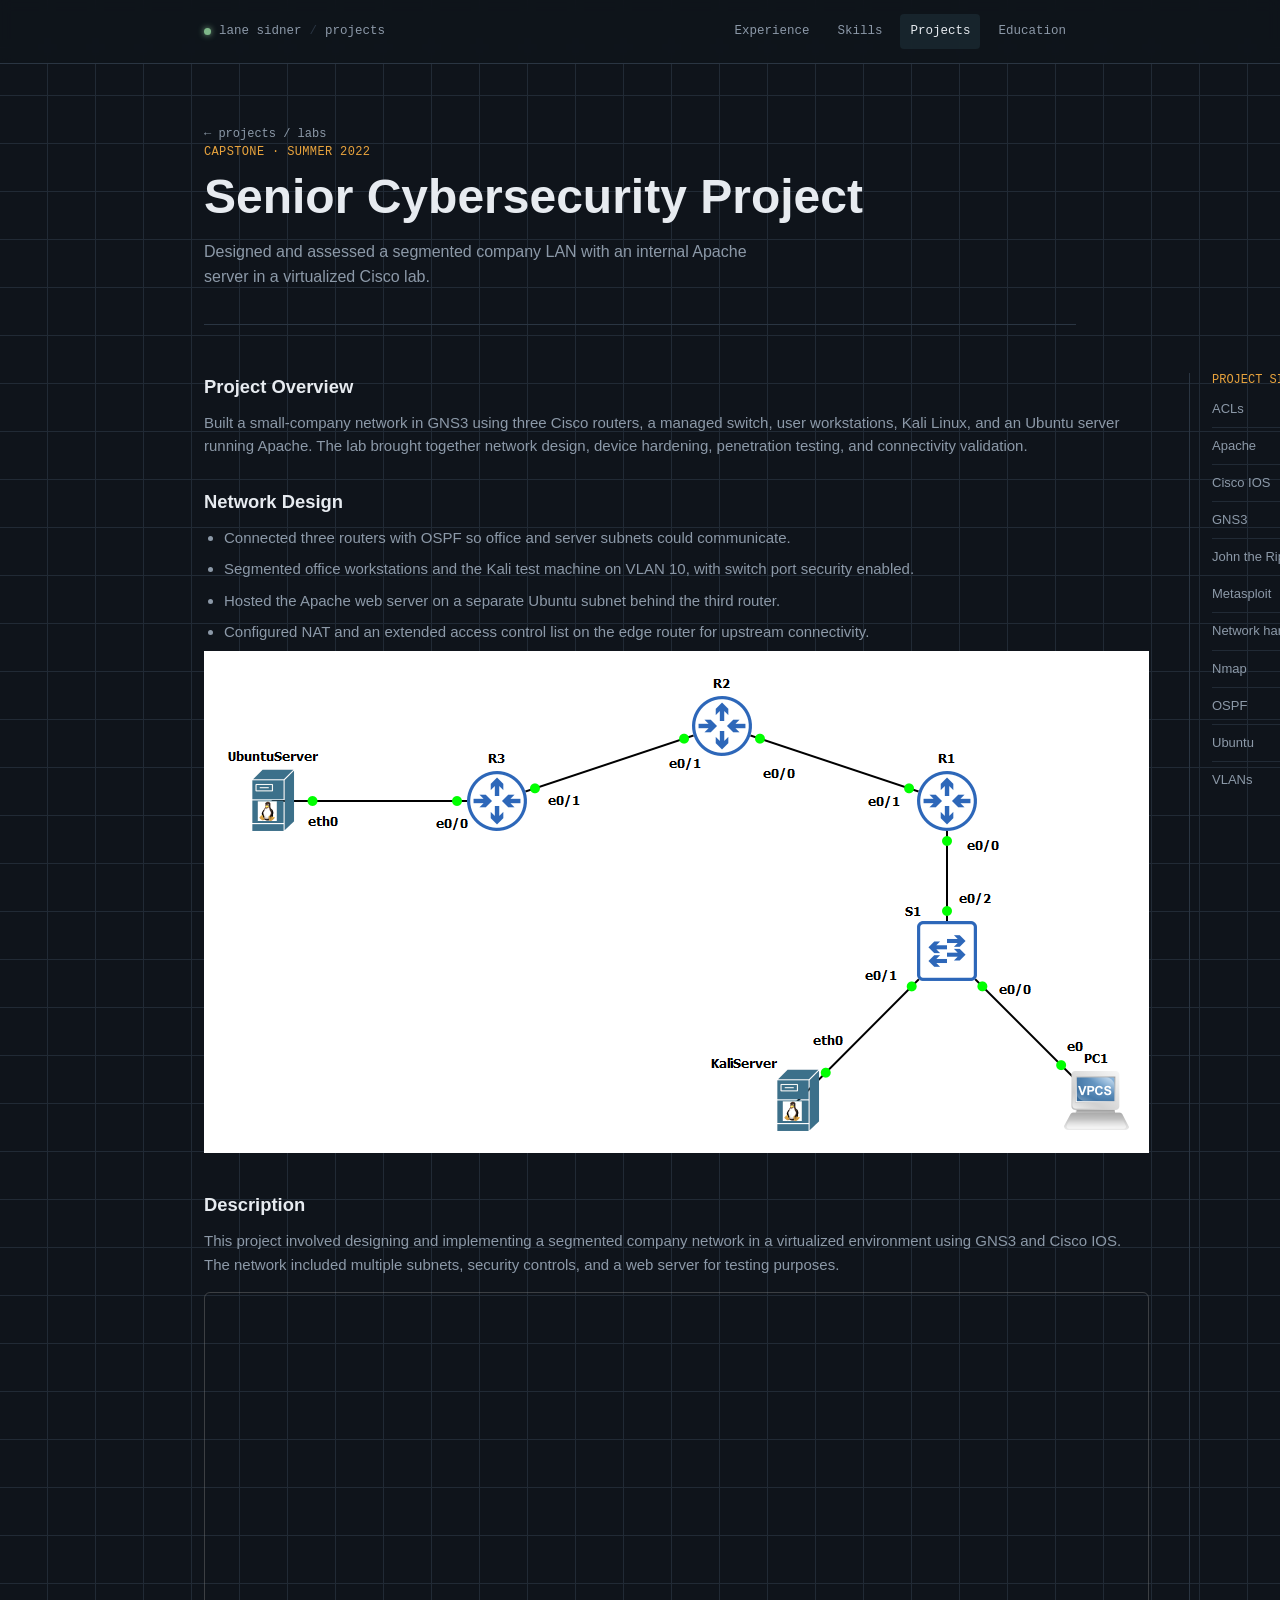
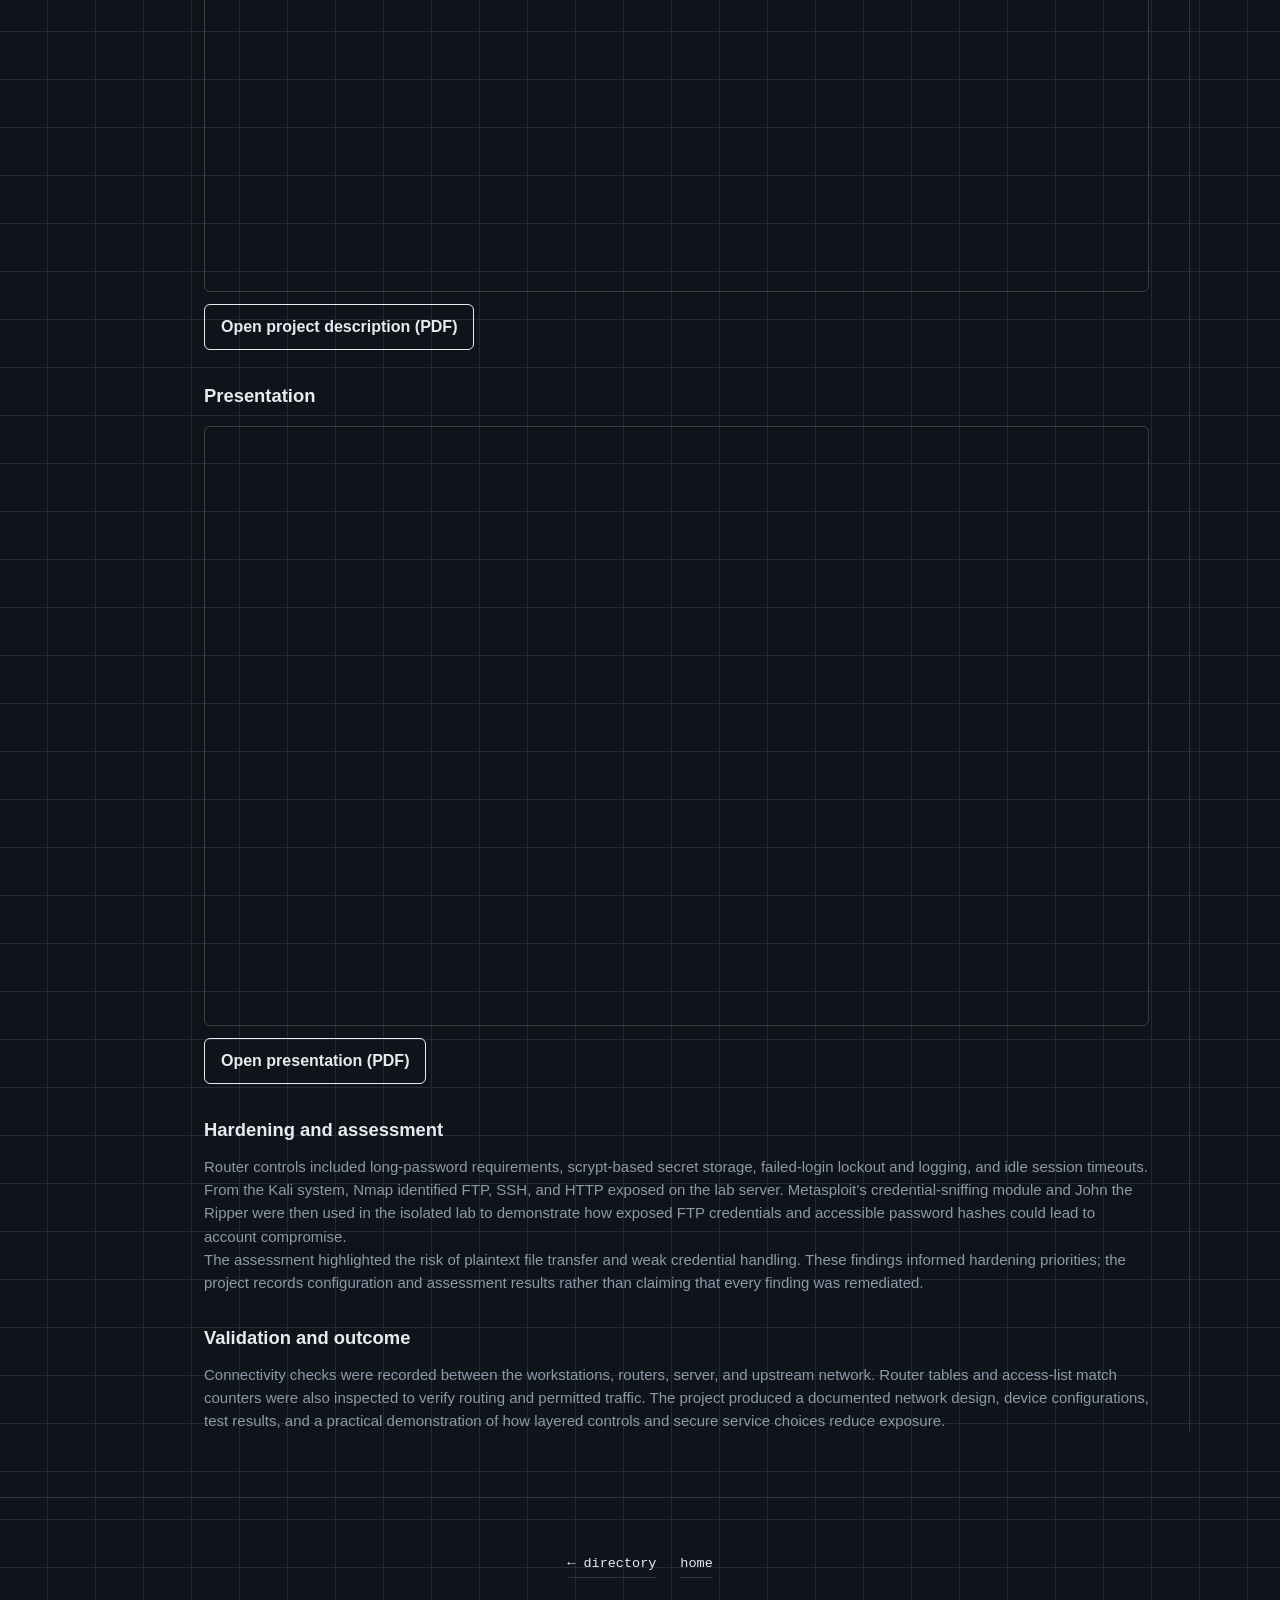
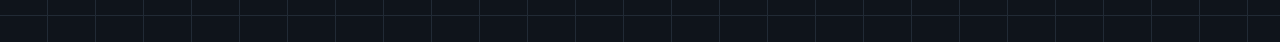
<file: projects/senior-cybersecurity-project.html>
<!DOCTYPE html>
<html lang="en">
<head>
<meta charset="UTF-8"><meta name="viewport" content="width=device-width, initial-scale=1.0">
<link rel="icon" type="image/png" href="/images/favicon.png">
<link rel="apple-touch-icon" sizes="180x180" href="/apple-touch-icon.png">
<title>Senior Cybersecurity Project — Lane Sidner</title>
<meta name="description" content="A Cisco and GNS3 company LAN security project covering network segmentation, router hardening, Apache hosting, penetration testing, and validation.">
<link rel="stylesheet" href="../css/style.css">
</head>
<body>
  <div class="statusbar"><div class="statusbar-inner"><a class="brand-link" href="../index.html"><span class="dot"></span>lane sidner <span class="brand-divider">/</span> projects</a><nav aria-label="Main navigation"><a href="../experience/index.html">Experience</a><a href="../skills/index.html">Skills</a><a href="index.html" aria-current="page">Projects</a><a href="../education/index.html">Education</a></nav></div></div>
  <main class="wrap">
    <header class="page-header detail-header"><a class="back-link mono" href="index.html">← projects / labs</a><div class="detail-label">CAPSTONE · SUMMER 2022</div><h1>Senior Cybersecurity Project</h1><p>Designed and assessed a segmented company LAN with an internal Apache server in a virtualized Cisco lab.</p></header>
    <div class="detail-layout">
      <article class="detail-body">
        <h2>Project Overview</h2>
        <p>Built a small-company network in GNS3 using three Cisco routers, a managed switch, user workstations, Kali Linux, and an Ubuntu server running Apache. The lab brought together network design, device hardening, penetration testing, and connectivity validation.</p>

        <h2>Network Design</h2>
        <ul>
          <li>Connected three routers with OSPF so office and server subnets could communicate.</li>
          <li>Segmented office workstations and the Kali test machine on VLAN 10, with switch port security enabled.</li>
          <li>Hosted the Apache web server on a separate Ubuntu subnet behind the third router.</li>
          <li>Configured NAT and an extended access control list on the edge router for upstream connectivity.</li>
        </ul>
        <img class="detail-image" src="../images/senior-cybersecurity-project.png" alt="GNS3 network diagram showing three routers, a switch, and three subnets.">
        
        <h2>Description</h2>
        <p>This project involved designing and implementing a segmented company network in a virtualized environment using GNS3 and Cisco IOS. The network included multiple subnets, security controls, and a web server for testing purposes.</p>
        <div class="pdf-embed">
          <iframe src="../projects/Senior%20Project/Lane_Sidner_Project_Description.pdf" title="Project description (PDF)" loading="lazy"></iframe>
          <div class="pdf-fallback">
            <p>PDF previews don't work well on mobile devices.</p>
          </div>
          <a class="pdf-btn" href="../projects/Senior%20Project/Lane_Sidner_Project_Description.pdf" target="_blank" rel="noopener">Open project description (PDF)</a>
        </div>
        
        <h2>Presentation</h2>
        <div class="pdf-embed">
          <iframe src="../projects/Senior%20Project/Lane_Sidner_Project_Presentation.pdf" title="Project presentation (PDF)" loading="lazy"></iframe>
          <div class="pdf-fallback">
            <p>PDF previews don't work well on mobile devices.</p>
          </div>
          <a class="pdf-btn" href="../projects/Senior%20Project/Lane_Sidner_Project_Presentation.pdf" target="_blank" rel="noopener">Open presentation (PDF)</a>
        </div>
        
        <h2>Hardening and assessment</h2>
        <p>Router controls included long-password requirements, scrypt-based secret storage, failed-login lockout and logging, and idle session timeouts. From the Kali system, Nmap identified FTP, SSH, and HTTP exposed on the lab server. Metasploit’s credential-sniffing module and John the Ripper were then used in the isolated lab to demonstrate how exposed FTP credentials and accessible password hashes could lead to account compromise.</p>
        <p>The assessment highlighted the risk of plaintext file transfer and weak credential handling. These findings informed hardening priorities; the project records configuration and assessment results rather than claiming that every finding was remediated.</p>

        <h2>Validation and outcome</h2>
        <p>Connectivity checks were recorded between the workstations, routers, server, and upstream network. Router tables and access-list match counters were also inspected to verify routing and permitted traffic. The project produced a documented network design, device configurations, test results, and a practical demonstration of how layered controls and secure service choices reduce exposure.</p>
      </article>
      <aside class="detail-sidebar">
        <h2>PROJECT SIGNALS</h2>
        <ul>
          <li>ACLs</li>
          <li>Apache</li>
          <li>Cisco IOS</li>
          <li>GNS3</li>
          <li>John the Ripper</li>
          <li>Metasploit</li>
          <li>Network hardening</li>
          <li>Nmap</li>
          <li>OSPF</li>
          <li>Ubuntu</li>
          <li>VLANs</li>
        </ul>
      </aside>
    </div>
  </main>
  <footer><div class="wrap"><div class="contact-row"><a href="index.html">← directory</a><a href="../index.html">home</a></div></div></footer>
</body>
</html>
</file>
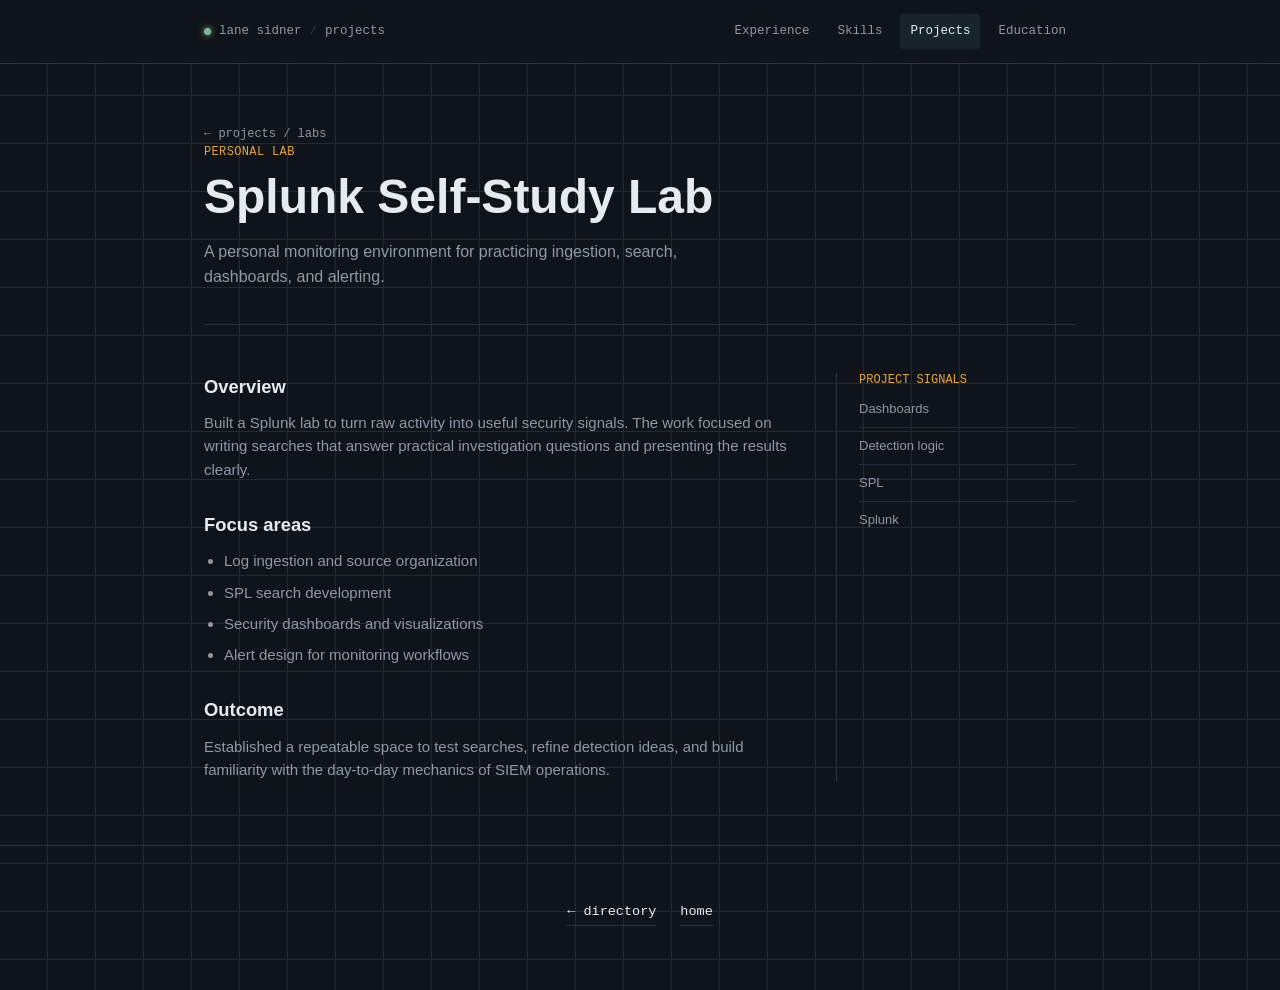
<file: projects/splunk-self-study-lab.html>
<!DOCTYPE html>
<html lang="en">
<head>
<meta charset="UTF-8"><meta name="viewport" content="width=device-width, initial-scale=1.0">
<link rel="icon" type="image/png" href="/images/favicon.png">
<link rel="apple-touch-icon" sizes="180x180" href="/apple-touch-icon.png">
<title>Splunk Self-Study Lab — Lane Sidner</title>
<link rel="stylesheet" href="../css/style.css">
</head>
<body>
  <div class="statusbar"><div class="statusbar-inner"><a class="brand-link" href="../index.html"><span class="dot"></span>lane sidner <span class="brand-divider">/</span> projects</a><nav aria-label="Main navigation"><a href="../experience/index.html">Experience</a><a href="../skills/index.html">Skills</a><a href="index.html" aria-current="page">Projects</a><a href="../education/index.html">Education</a></nav></div></div>
  <main class="wrap">
    <header class="page-header detail-header"><a class="back-link mono" href="index.html">← projects / labs</a><div class="detail-label">PERSONAL LAB</div><h1>Splunk Self-Study Lab</h1><p>A personal monitoring environment for practicing ingestion, search, dashboards, and alerting.</p></header>
    <div class="detail-layout"><article class="detail-body"><h2>Overview</h2><p>Built a Splunk lab to turn raw activity into useful security signals. The work focused on writing searches that answer practical investigation questions and presenting the results clearly.</p><h2>Focus areas</h2><ul><li>Log ingestion and source organization</li><li>SPL search development</li><li>Security dashboards and visualizations</li><li>Alert design for monitoring workflows</li></ul><h2>Outcome</h2><p>Established a repeatable space to test searches, refine detection ideas, and build familiarity with the day-to-day mechanics of SIEM operations.</p></article><aside class="detail-sidebar"><h2>PROJECT SIGNALS</h2><ul><li>Dashboards</li><li>Detection logic</li><li>SPL</li><li>Splunk</li></ul></aside></div>
  </main>
  <footer><div class="wrap"><div class="contact-row"><a href="index.html">← directory</a><a href="../index.html">home</a></div></div></footer>
</body>
</html>
</file>
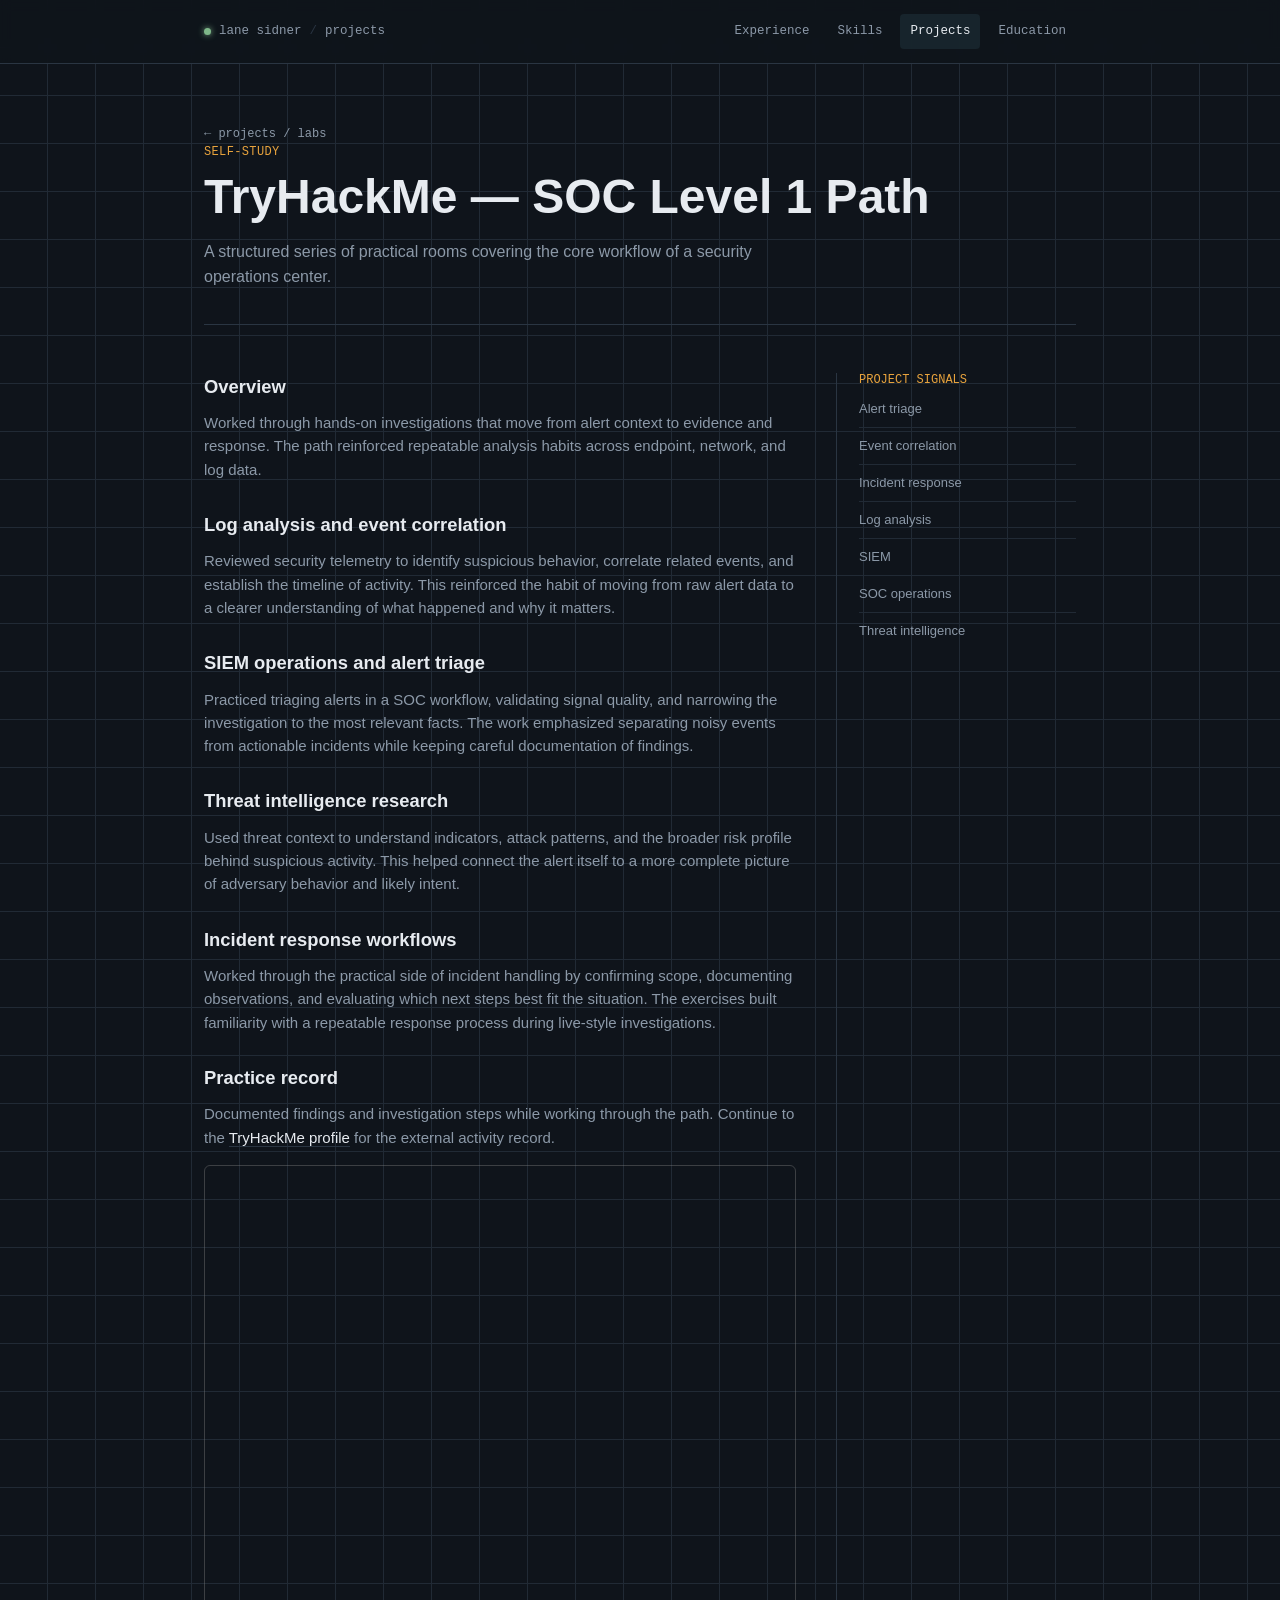
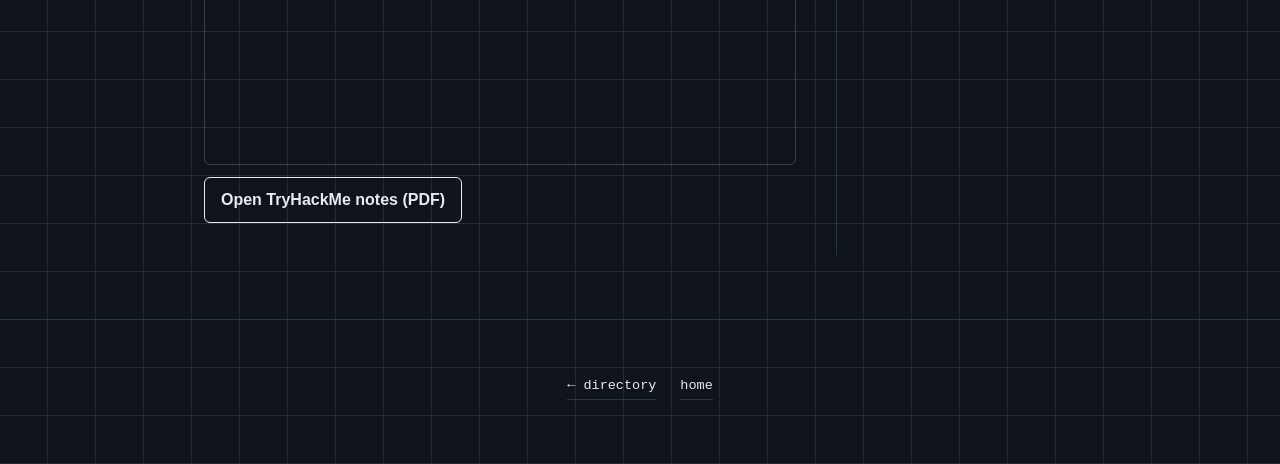
<file: projects/tryhackme-soc-level-1.html>
<!DOCTYPE html>
<html lang="en">
<head>
<meta charset="UTF-8"><meta name="viewport" content="width=device-width, initial-scale=1.0">
<meta name="description" content="A guided TryHackMe SOC Level 1 learning path covering log analysis, SIEM operations, alert triage, and incident response workflows.">
<link rel="icon" type="image/png" href="/images/favicon.png">
<link rel="apple-touch-icon" sizes="180x180" href="/apple-touch-icon.png">
<title>TryHackMe SOC Level 1 Path — Lane Sidner</title>
<link rel="stylesheet" href="../css/style.css">
</head>
<body>
  <div class="statusbar"><div class="statusbar-inner"><a class="brand-link" href="../index.html"><span class="dot"></span>lane sidner <span class="brand-divider">/</span> projects</a><nav aria-label="Main navigation"><a href="../experience/index.html">Experience</a><a href="../skills/index.html">Skills</a><a href="index.html" aria-current="page">Projects</a><a href="../education/index.html">Education</a></nav></div></div>
  <main class="wrap">
    <header class="page-header detail-header"><a class="back-link mono" href="index.html">← projects / labs</a><div class="detail-label">SELF-STUDY</div><h1>TryHackMe — SOC Level 1 Path</h1><p>A structured series of practical rooms covering the core workflow of a security operations center.</p></header>
    <div class="detail-layout">
      <article class="detail-body">
        <h2>Overview</h2>
        <p>Worked through hands-on investigations that move from alert context to evidence and response. The path reinforced repeatable analysis habits across endpoint, network, and log data.</p>

        <h2>Log analysis and event correlation</h2>
        <p>Reviewed security telemetry to identify suspicious behavior, correlate related events, and establish the timeline of activity. This reinforced the habit of moving from raw alert data to a clearer understanding of what happened and why it matters.</p>

        <h2>SIEM operations and alert triage</h2>
        <p>Practiced triaging alerts in a SOC workflow, validating signal quality, and narrowing the investigation to the most relevant facts. The work emphasized separating noisy events from actionable incidents while keeping careful documentation of findings.</p>

        <h2>Threat intelligence research</h2>
        <p>Used threat context to understand indicators, attack patterns, and the broader risk profile behind suspicious activity. This helped connect the alert itself to a more complete picture of adversary behavior and likely intent.</p>

        <h2>Incident response workflows</h2>
        <p>Worked through the practical side of incident handling by confirming scope, documenting observations, and evaluating which next steps best fit the situation. The exercises built familiarity with a repeatable response process during live-style investigations.</p>

        <h2>Practice record</h2>
        <p>Documented findings and investigation steps while working through the path. Continue to the <a class="cert-link" href="https://tryhackme.com/p/flyingpurpleman" target="_blank" rel="noopener">TryHackMe profile</a> for the external activity record.</p>

        <div class="pdf-embed">
          <iframe src="../projects/Tryhackme/thm%20notes.pdf" title="TryHackMe notes (PDF)" loading="lazy"></iframe>
          <div class="pdf-fallback">
            <p>PDF previews don't work well on mobile devices.</p>
          </div>
          <a class="pdf-btn" href="../projects/Tryhackme/thm%20notes.pdf" target="_blank" rel="noopener">Open TryHackMe notes (PDF)</a>
        </div>
      </article>

      <aside class="detail-sidebar">
        <h2>PROJECT SIGNALS</h2>
        <ul>
          <li>Alert triage</li>
          <li>Event correlation</li>
          <li>Incident response</li>
          <li>Log analysis</li>
          <li>SIEM</li>
          <li>SOC operations</li>
          <li>Threat intelligence</li>
        </ul>
      </aside>
    </div>
  </main>
  <footer><div class="wrap"><div class="contact-row"><a href="index.html">← directory</a><a href="../index.html">home</a></div></div></footer>
</body>
</html>
</file>
<file: css/style.css>
:root{
    --bg: #0F141B;
    --bg-panel: #161D26;
    --bg-panel-raised: #1B2430;
    --line: #2A3542;
    --line-soft: #212A35;
    --text: #E7EBF0;
    --text-dim: #8C99A8;
    --amber: #E8A33D;
    --cyan: #5FBCC0;
    --red: #D9695F;
    --green: #7FB88A;
  --pdf-preview-height: 600px;
  }
  *{box-sizing:border-box; margin:0; padding:0;}
  html{scroll-behavior:smooth; scroll-padding-top:88px;}
  body{
    background: var(--bg);
    color: var(--text);
    font-family: 'IBM Plex Sans', sans-serif;
    line-height: 1.55;
    -webkit-font-smoothing: antialiased;
  }
  .mono{ font-family:'IBM Plex Mono', monospace; }
  a{ color: inherit; }
  a:focus-visible{
    outline:2px solid var(--cyan);
    outline-offset:4px;
    border-radius:2px;
  }

  /* subtle background grid, evokes a monitoring console without being literal */
  body{
    background-image:
      linear-gradient(var(--line-soft) 1px, transparent 1px),
      linear-gradient(90deg, var(--line-soft) 1px, transparent 1px);
    background-size: 48px 48px;
    background-position: -1px -1px;
  }

  .wrap{ max-width: 920px; margin: 0 auto; padding: 0 24px; }
  .home-page main.wrap{ max-width:1120px; padding-right:32px; padding-left:32px; }
  .skip-link{
    position:fixed; top:12px; left:12px; z-index:20;
    transform:translateY(-160%); padding:10px 14px;
    background:var(--cyan); color:var(--bg); font-weight:600;
    text-decoration:none; border-radius:4px;
  }
  .skip-link:focus{ transform:translateY(0); }

  /* ---------- Top status bar ---------- */
  .statusbar{
    border-bottom: 1px solid var(--line);
    background: rgba(15,20,27,0.9);
    backdrop-filter: blur(6px);
    position: sticky; top:0; z-index: 10;
  }
  .statusbar-inner{
    max-width: 920px; margin:0 auto; padding: 14px 24px;
    display:flex; align-items:center; justify-content:space-between;
    font-family:'IBM Plex Mono', monospace; font-size: 12.5px; color: var(--text-dim);
  }
  .home-page .statusbar-inner{ max-width:1120px; padding:12px 32px; }
  .statusbar-inner .dot{
    display:inline-block; width:7px; height:7px; border-radius:50%;
    background: var(--green); margin-right:8px; box-shadow: 0 0 6px var(--green);
  }
  .statusbar nav{ display:flex; gap: 8px; }
  .statusbar nav a{
    padding:8px 10px; text-decoration:none; color: var(--text-dim);
    transition: color .15s, background .15s; border-radius:4px;
  }
  .statusbar nav a:hover{ color: var(--cyan); background:rgba(95,188,192,.08); }
  .statusbar nav a[aria-current="page"]{ color:var(--text); background:rgba(95,188,192,.1); }
  .brand-link{ display:flex; align-items:center; color:var(--text-dim); text-decoration:none; }
  .brand-link:hover{ color:var(--text); }
  .brand-link .dot{ flex:0 0 auto; }
  .brand-divider{ padding:0 8px; color:var(--line); }

  /* ---------- Hero ---------- */
  .hero{ padding: 80px 0 76px; border-top:0; }
  .hero-layout{
    display:grid; grid-template-columns:minmax(0,1.25fr) minmax(280px,.75fr);
    align-items:center; gap:clamp(40px,8vw,104px);
  }
  .hero-tag{
    font-family:'IBM Plex Mono', monospace;
    font-size: 12px; color: var(--amber);
    letter-spacing: 0.02em;
    margin-bottom: 18px;
  }
  .hero-tag span{ color:var(--text-dim); padding:0 4px; }
  .hero h1{
    font-size: clamp(3.4rem, 8vw, 6rem);
    font-weight: 700;
    letter-spacing: -0.065em;
    line-height: .98;
  }
  .hero h1 span{
    display:block; color:var(--cyan);
    text-shadow:0 0 48px rgba(95,188,192,.14);
  }
  .hero-role{
    margin-top: 24px; max-width:34ch;
    font-size: 1.08rem; color: var(--text); font-weight: 500;
  }
  .hero-summary{
    margin-top: 16px; max-width: 58ch;
    color: var(--text-dim);
    font-size: .98rem;
  }
  .hero-actions{ display:flex; flex-wrap:wrap; gap:10px; margin-top:26px; }
  .button{
    min-height:46px; display:inline-flex; align-items:center; justify-content:center; gap:12px;
    padding:0 16px; border:1px solid var(--line); border-radius:4px;
    font:500 13px 'IBM Plex Mono',monospace; text-decoration:none;
    transition:transform .15s, background .15s, border-color .15s, color .15s;
  }
  .button:hover{ transform:translateY(-2px); }
  .button-primary{ background:var(--cyan); border-color:var(--cyan); color:var(--bg); }
  .button-primary:hover{ background:#7bd0d2; border-color:#7bd0d2; }
  .button-secondary{ background:rgba(22,29,38,.68); color:var(--text); }
  .button-secondary:hover{ border-color:var(--cyan); color:var(--cyan); }
  .hero-meta{
    margin-top: 26px;
    display:flex; flex-wrap:wrap; gap: 8px 20px;
    font-family:'IBM Plex Mono', monospace;
    font-size: 12px; color: var(--text-dim);
  }
  .hero-meta span::before{
    content:""; display:inline-block; width:5px; height:5px; margin:0 8px 2px 0;
    border-radius:50%; background:var(--amber);
  }
  .hero-meta a{ text-decoration:none; color: var(--text-dim); overflow-wrap:anywhere; }
  .hero-meta a:hover{ color: var(--amber); }

  .focus-card{
    position:relative; overflow:hidden; padding:18px;
    min-height:420px; display:flex; flex-direction:column; justify-content:space-between;
    border:1px solid var(--line); border-radius:8px;
    background:
      radial-gradient(ellipse at 50% 42%, rgba(95,188,192,.13), transparent 50%),
      linear-gradient(145deg, rgba(27,36,48,.94), rgba(15,20,27,.94));
    box-shadow:0 24px 80px rgba(0,0,0,.2);
  }
  .focus-card::before{
    content:""; position:absolute; inset:0; pointer-events:none; opacity:.26;
    background-image:linear-gradient(rgba(95,188,192,.08) 1px, transparent 1px),
      linear-gradient(90deg, rgba(95,188,192,.08) 1px, transparent 1px);
    background-size:24px 24px;
    mask-image:linear-gradient(to bottom, black, transparent 75%);
  }
  .focus-card-top,.focus-card-bottom{ position:relative; z-index:1; }
  .focus-card-top{
    display:flex; align-items:center; justify-content:space-between;
    color:var(--text-dim); font-size:10px; letter-spacing:.08em;
  }
  .focus-mark{ color:var(--cyan); font:18px 'IBM Plex Sans',sans-serif; }
  .focus-visual{ position:absolute; inset:42px 0 auto; height:206px; display:grid; place-items:center; }
  .focus-orbit,.focus-core,.focus-crosshair{ position:absolute; }
  .focus-orbit{ border:1px solid rgba(95,188,192,.25); border-radius:50%; }
  .focus-orbit-outer{ width:174px; height:174px; }
  .focus-orbit-inner{ width:118px; height:118px; border-style:dashed; }
  .focus-core{
    width:42px; height:42px; display:grid; place-items:center;
    border:1px solid rgba(95,188,192,.65); border-radius:50%;
    background:rgba(95,188,192,.12); box-shadow:0 0 36px rgba(95,188,192,.3);
  }
  .focus-core span{ width:8px; height:8px; border-radius:50%; background:var(--cyan); box-shadow:0 0 14px var(--cyan); }
  .focus-crosshair{ background:rgba(95,188,192,.28); }
  .focus-crosshair-horizontal{ width:240px; height:1px; }
  .focus-crosshair-vertical{ width:1px; height:220px; }
  .focus-card-bottom{ margin-top:205px; }
  .focus-caption{ display:block; margin-bottom:10px; color:var(--amber); font-size:10px; letter-spacing:.08em; }
  .focus-card-bottom ul{ list-style:none; }
  .focus-card-bottom li{
    display:flex; align-items:center; gap:12px; padding:8px 0;
    border-top:1px solid rgba(42,53,66,.8); font-size:13px;
  }
  .focus-index{ color:var(--text-dim); font-size:10px; }

  .overview-grid{ display:grid; grid-template-columns:repeat(2,minmax(0,1fr)); gap:16px; }
  .overview-card{
    position:relative; overflow:hidden; min-height:210px; padding:24px;
    display:flex; flex-direction:column; align-items:flex-start; justify-content:flex-end;
    border:1px solid var(--line); border-radius:6px;
    background:linear-gradient(145deg,rgba(27,36,48,.94),rgba(15,20,27,.94));
    text-decoration:none; transition:transform .18s,border-color .18s,background .18s;
  }
  .overview-card::after{
    content:""; position:absolute; width:210px; height:210px; right:-48px; top:-90px;
    border:1px solid rgba(95,188,192,.2); border-radius:50%;
    box-shadow:0 0 0 24px rgba(95,188,192,.035),0 0 0 50px rgba(95,188,192,.025);
    transition:transform .3s;
  }
  .overview-card:hover{ transform:translateY(-3px); border-color:var(--cyan); background:var(--bg-panel-raised); }
  .overview-card:hover::after{ transform:scale(1.08); }
  .overview-index,.overview-link{ position:relative; z-index:1; font-size:10px; letter-spacing:.06em; }
  .overview-index{ color:var(--amber); }
  .overview-card h3{ position:relative; z-index:1; margin-top:22px; font-size:1.2rem; }
  .overview-card p{ position:relative; z-index:1; margin-top:8px; max-width:42ch; color:var(--text-dim); font-size:14px; }
  .overview-link{ margin-top:18px; color:var(--cyan); }
  .overview-link span{ margin-left:6px; }

  /* ---------- Section shell ---------- */
  section{ padding:52px 0; border-top:1px solid var(--line); }
  .home-page main > section:not(.hero){ padding:64px 0; scroll-margin-top:80px; }
  .section-head{
    display:flex; align-items:baseline; gap: 14px;
    margin-bottom: 30px;
  }
  .section-num{
    font-family:'IBM Plex Mono', monospace;
    color: var(--text-dim); font-size: 13px;
  }
  .section-head h2{
    font-size: 1.4rem; font-weight: 600;
  }

  /* ---------- Skills: grouped panels ---------- */
  .skill-grid{
    display:grid; grid-template-columns: repeat(3, 1fr); gap: 16px;
  }
  .skill-panel{
    background: var(--bg-panel);
    border: 1px solid var(--line);
    border-radius: 6px;
    padding: 18px 18px 16px;
  }
  .skill-panel h3{
    font-family:'IBM Plex Mono', monospace;
    font-size: 12px; color: var(--amber);
    margin-bottom: 12px;
  }
  .skill-panel ul{ list-style:none; }
  .skill-panel li{
    font-size: 14px; color: var(--text);
    padding: 5px 0;
    border-top: 1px solid var(--line-soft);
  }
  .skill-panel li:first-child{ border-top:none; padding-top:0; }
  .cert-link{
    text-decoration: none; color: var(--text);
    border-bottom: 1px solid var(--line);
    transition: color .15s, border-color .15s;
  }
  .cert-link:hover{ color: var(--amber); border-color: var(--amber); }

  /* ---------- Experience: log entries ---------- */
  .log{ display:flex; flex-direction:column; }
  .log-entry{
    display:grid;
    grid-template-columns: 108px 1fr;
    gap: 20px;
    padding: 22px 0;
    border-top: 1px solid var(--line-soft);
  }
  .log-entry:first-child{ border-top:none; padding-top:0; }
  .log-time{
    font-family:'IBM Plex Mono', monospace;
    font-size: 12px; color: var(--text-dim);
    padding-top: 3px;
  }
  .log-time span{ display:block; }
  .log-body h3{ font-size: 1.05rem; font-weight: 600; }
  .log-body .org{ color: var(--cyan); font-size: 0.92rem; margin-top: 2px; }
  .log-body ul{ margin-top: 12px; padding-left: 18px; }
  .log-body li{ font-size: 14px; color: var(--text-dim); margin-bottom: 6px; }
  .log-body li::marker{ color: var(--amber); }

  /* ---------- Projects: incident-card style ---------- */
  .proj-grid{ display:grid; grid-template-columns:repeat(2,minmax(0,1fr)); gap:14px; }
  .proj{
    background: var(--bg-panel);
    border: 1px solid var(--line);
    border-left: 3px solid var(--amber);
    border-radius: 4px;
    padding: 18px 20px;
    transition:background .15s, border-color .15s, transform .15s;
  }
  .proj:hover{ background:var(--bg-panel-raised); transform:translateY(-2px); }
  .proj.tone-cyan{ border-left-color: var(--cyan); }
  .proj.tone-green{ border-left-color: var(--green); }
  .proj-head{
    display:flex; align-items:baseline; justify-content:space-between; gap:12px; flex-wrap:wrap;
  }
  .proj-head h3{ font-size: 1rem; font-weight: 600; }
  .proj-head .sev{
    font-family:'IBM Plex Mono', monospace; font-size: 11px; color: var(--text-dim);
  }
  .proj p{ margin-top: 8px; color: var(--text-dim); font-size: 14px; }
  .proj-link{
  text-decoration: none; color: inherit;
  border-bottom: 1px solid transparent;
  transition: color .15s, border-color .15s;
}
.proj-link:hover{ color: var(--cyan); border-bottom-color: var(--cyan); }
.directory-link{
  display:inline-block; margin-top:20px; color:var(--amber);
  font-size:12px; text-decoration:none; letter-spacing:.01em;
  transition:color .15s;
}
.directory-link:hover{ color:var(--cyan); }

/* ---------- Project directory and detail pages ---------- */
.page-header{ padding:56px 0 34px; }
.page-header h1{ font-size:clamp(2rem,5vw,3rem); line-height:1.1; margin-top:12px; }
.page-header p{ max-width:62ch; margin-top:16px; color:var(--text-dim); }
.back-link{
  color:var(--text-dim); font-size:12px; text-decoration:none;
  transition:color .15s;
}
.back-link:hover{ color:var(--cyan); }
.directory-grid{ display:grid; grid-template-columns:repeat(2,1fr); gap:16px; }
.directory-card{
  display:block; background:var(--bg-panel); border:1px solid var(--line);
  border-left:3px solid var(--amber); border-radius:4px; padding:20px;
  text-decoration:none; transition:border-color .15s, background .15s;
}
.directory-card.tone-cyan{ border-left-color:var(--cyan); }
.directory-card.tone-green{ border-left-color:var(--green); }
.directory-card:hover{ background:var(--bg-panel-raised); border-color:var(--cyan); }
.directory-card h2{ font-size:1.05rem; font-weight:600; }
.directory-card .meta{ display:block; margin-top:8px; color:var(--text-dim); font:11px 'IBM Plex Mono',monospace; }
.directory-card p{ margin-top:14px; color:var(--text-dim); font-size:14px; }
.detail-header{ border-bottom:1px solid var(--line); }
.detail-label{ color:var(--amber); font:12px 'IBM Plex Mono',monospace; letter-spacing:.03em; }
.project-title-row{
  display:flex; align-items:center; justify-content:space-between; gap:18px;
  margin-top:12px;
}
.project-title-row h1{ margin:0; }
.project-logo{
  width:72px; height:auto; object-fit:contain; flex-shrink:0;
  filter: drop-shadow(0 0 10px rgba(255,255,255,0.08));
}
.detail-layout{ display:grid; grid-template-columns:1fr 240px; gap:40px; padding:48px 0 64px; }
.detail-body h2{ font-size:1.15rem; margin:30px 0 10px; }
.detail-body h2:first-child{ margin-top:0; }
.detail-body p, .detail-body li{ color:var(--text-dim); font-size:15px; }
.detail-body ul{ padding-left:20px; margin-top:10px; }
.detail-body li{ margin-bottom:8px; }
.detail-sidebar{ border-left:1px solid var(--line); padding-left:22px; }
.detail-sidebar h2{ color:var(--amber); font:12px 'IBM Plex Mono',monospace; margin-bottom:12px; }
.detail-sidebar ul{ list-style:none; }
.detail-sidebar li{ border-top:1px solid var(--line-soft); color:var(--text-dim); font-size:13px; padding:8px 0; }
.detail-sidebar li:first-child{ border-top:0; padding-top:0; }

  /* ---------- Education ---------- */
  .edu{
    background: var(--bg-panel);
    border: 1px solid var(--line);
    border-radius: 6px;
    padding: 22px 24px;
    display:flex; justify-content:space-between; align-items:flex-start; gap: 20px; flex-wrap:wrap;
  }
  .edu h3{ font-size: 1.05rem; font-weight: 600; }
  .edu .school{ color: var(--cyan); margin-top: 3px; font-size: 0.92rem; }
  .edu .details{ margin-top: 10px; color: var(--text-dim); font-size: 13.5px; }
  .edu .date{
    font-family:'IBM Plex Mono', monospace; font-size: 12.5px; color: var(--text-dim);
    white-space: nowrap;
  }
  .edu-link{
    position:relative; align-items:center; gap:20px;
    color:inherit; text-decoration:none; transition:border-color .18s,background .18s,transform .18s;
  }
  .edu-link:hover{ border-color:var(--cyan); background:var(--bg-panel-raised); transform:translateY(-2px); }
  .edu-copy{ flex:1 1 360px; }
  .edu-arrow{ color:var(--cyan); font-size:20px; transition:transform .18s; }
  .edu-link:hover .edu-arrow{ transform:translate(2px,-2px); }
  .edu-icon{ position:relative; flex:0 0 46px; height:38px; display:flex; align-items:center; justify-content:center; }
  .edu-icon span{
    position:absolute; width:22px; height:26px; border:1px solid rgba(95,188,192,.6);
    border-radius:2px 2px 0 0; transform:skewY(-20deg); background:rgba(95,188,192,.08);
  }
  .edu-icon span:nth-child(1){ left:2px; }
  .edu-icon span:nth-child(2){ width:17px; height:32px; bottom:1px; border-bottom:0; border-color:var(--cyan); transform:none; }
  .edu-icon span:nth-child(3){ right:2px; }

  /* ---------- Dedicated section pages ---------- */
  .section-page{ padding-bottom:64px; }
  .page-hero{
    min-height:370px; padding:54px 0 48px;
    display:grid; grid-template-columns:minmax(0,1fr) minmax(260px,.82fr);
    align-items:center; gap:clamp(32px,7vw,84px);
  }
  .page-hero-copy h1{
    max-width:14ch; margin-top:12px; font-size:clamp(2.5rem,5.5vw,4rem);
    line-height:1.05; letter-spacing:-.05em;
  }
  .page-hero-copy h1 span{ color:var(--cyan); }
  .page-hero-copy p{ max-width:52ch; margin-top:18px; color:var(--text-dim); }
  .page-art{
    position:relative; min-height:280px; overflow:hidden;
    display:grid; place-items:center; border:1px solid var(--line); border-radius:8px;
    background:
      radial-gradient(ellipse at center,rgba(95,188,192,.12),transparent 58%),
      linear-gradient(145deg,rgba(27,36,48,.92),rgba(15,20,27,.96));
  }
  .page-art::before{
    content:""; position:absolute; inset:0; opacity:.25;
    background-image:linear-gradient(rgba(95,188,192,.1) 1px,transparent 1px),
      linear-gradient(90deg,rgba(95,188,192,.1) 1px,transparent 1px);
    background-size:24px 24px;
    mask-image:linear-gradient(to bottom,black,transparent 86%);
  }
  .page-section{ padding:36px 0 20px; border-top:1px solid var(--line); }
  .page-section .section-head{ margin-bottom:26px; }
  .page-next{
    margin-top:38px; padding:18px 0; display:flex; align-items:center; justify-content:space-between; gap:18px;
    border-top:1px solid var(--line); border-bottom:1px solid var(--line);
  }
  .page-next > span{ color:var(--text-dim); font-size:10px; letter-spacing:.08em; }
  .page-next a{ color:var(--text); font-weight:500; text-decoration:none; }
  .page-next a span{ margin-left:8px; color:var(--cyan); transition:margin .16s; }
  .page-next a:hover{ color:var(--cyan); }
  .page-next a:hover span{ margin-left:13px; }
  .skill-grid-page{ grid-template-columns:repeat(3,minmax(0,1fr)); }
  .skill-grid-page .skill-panel{ transition:border-color .18s,transform .18s; }
  .skill-grid-page .skill-panel:hover{ transform:translateY(-3px); border-color:var(--cyan); }
  .cert-link span{ color:var(--cyan); font-size:11px; }

  /* CSS-built network visualization */
  .art-ring,.art-line,.art-node,.art-core{ position:absolute; }
  .art-ring{ border:1px solid rgba(95,188,192,.2); border-radius:50%; }
  .ring-one{ width:196px; height:196px; }
  .ring-two{ width:130px; height:130px; border-style:dashed; }
  .art-core{
    width:46px; height:46px; z-index:2; display:grid; place-items:center;
    border:1px solid var(--cyan); border-radius:50%; background:rgba(95,188,192,.14);
    box-shadow:0 0 36px rgba(95,188,192,.23);
  }
  .art-core span{ width:9px; height:9px; border-radius:50%; background:var(--cyan); box-shadow:0 0 15px var(--cyan); }
  .art-line{ z-index:1; height:1px; transform-origin:left; background:linear-gradient(90deg,rgba(95,188,192,.7),rgba(95,188,192,.08)); }
  .line-one{ width:112px; left:50%; top:50%; transform:rotate(-36deg); }
  .line-two{ width:98px; left:50%; top:50%; transform:rotate(145deg); }
  .line-three{ width:112px; left:50%; top:50%; transform:rotate(28deg); }
  .art-node{ z-index:3; width:11px; height:11px; border:2px solid var(--cyan); border-radius:50%; background:var(--bg-panel); box-shadow:0 0 14px rgba(95,188,192,.45); }
  .node-one{ left:calc(50% + 44px); top:calc(50% - 70px); }
  .node-two{ left:calc(50% - 88px); top:calc(50% - 37px); }
  .node-three{ left:calc(50% + 87px); top:calc(50% + 43px); }
  .node-four{ left:calc(50% - 4px); top:calc(50% + 95px); }
  .art-label,.edu-art-label{ position:absolute; bottom:16px; left:18px; color:var(--text-dim); font-size:9px; letter-spacing:.08em; }

  /* CSS-built terminal visualization */
  .terminal-window{
    z-index:1; width:min(86%,340px); min-height:178px; overflow:hidden;
    border:1px solid rgba(95,188,192,.35); border-radius:6px;
    background:rgba(10,15,20,.86); box-shadow:0 18px 44px rgba(0,0,0,.28);
    transform:perspective(700px) rotateY(-7deg) rotateX(3deg);
    transition:transform .25s;
  }
  .page-art:hover .terminal-window{ transform:perspective(700px) rotateY(0) rotateX(0) translateY(-3px); }
  .terminal-bar{ height:34px; padding:0 11px; display:flex; align-items:center; gap:5px; border-bottom:1px solid var(--line); }
  .terminal-bar > span{ width:6px; height:6px; border-radius:50%; background:var(--red); }
  .terminal-bar > span:nth-child(2){ background:var(--amber); }
  .terminal-bar > span:nth-child(3){ background:var(--green); }
  .terminal-bar i{ margin-left:auto; color:var(--text-dim); font:9px 'IBM Plex Mono',monospace; }
  .terminal-lines{ padding:15px 14px; display:grid; gap:9px; color:var(--text); font-size:10px; }
  .terminal-lines b{ color:var(--cyan); }
  .terminal-response{ padding-left:16px; color:var(--green); }
  .terminal-cursor{ display:inline-block; width:6px; height:12px; margin-left:4px; vertical-align:middle; background:var(--cyan); animation:cursor-blink 1.1s steps(2,start) infinite; }
  @keyframes cursor-blink{ to{ visibility:hidden; } }

  /* CSS-built graduation / knowledge illustration */
  .edu-orbit,.edu-ring,.edu-book,.edu-signal{ position:absolute; }
  .edu-orbit{ width:190px; height:190px; border:1px solid rgba(95,188,192,.16); border-radius:50%; box-shadow:0 0 0 22px rgba(95,188,192,.035),0 0 0 45px rgba(95,188,192,.025); }
  .edu-ring{ width:118px; height:118px; border:1px dashed rgba(95,188,192,.3); border-radius:50%; }
  .edu-book{ z-index:1; width:90px; height:56px; display:flex; align-items:flex-end; filter:drop-shadow(0 10px 16px rgba(0,0,0,.25)); }
  .edu-book i{ width:50%; height:48px; border:1px solid rgba(95,188,192,.8); background:linear-gradient(140deg,rgba(95,188,192,.22),rgba(95,188,192,.04)); }
  .edu-book i:first-child{ border-radius:5px 2px 3px 4px; transform:skewY(8deg); transform-origin:bottom right; }
  .edu-book i:last-child{ border-radius:2px 5px 4px 3px; transform:skewY(-8deg); transform-origin:bottom left; }
  .edu-signal{ width:7px; height:7px; border:1px solid var(--amber); border-radius:50%; background:var(--bg); box-shadow:0 0 12px rgba(232,163,61,.4); }
  .signal-one{ top:27%; left:29%; }.signal-two{ top:32%; right:26%; }.signal-three{ bottom:25%; right:32%; }
  .education-feature{
    overflow:hidden; border:1px solid var(--line); border-radius:8px;
    background:linear-gradient(145deg,rgba(27,36,48,.94),rgba(15,20,27,.94));
  }
  .education-feature-top{
    padding:16px 20px; display:flex; justify-content:space-between; gap:16px;
    border-bottom:1px solid var(--line); color:var(--text-dim); font-size:10px; letter-spacing:.06em;
  }
  .education-feature-main{ padding:30px 24px; display:flex; align-items:center; gap:22px; }
  .edu-icon-large{ flex-basis:64px; height:54px; transform:scale(1.3); }
  .education-feature-main h2{ margin-top:8px; font-size:clamp(1.25rem,3vw,1.8rem); }
  .education-feature-main p{ margin-top:6px; color:var(--text-dim); }
  .education-stats{
    padding:18px 24px 22px; display:grid; grid-template-columns:repeat(3,1fr); gap:14px;
    border-top:1px solid var(--line);
  }
  .education-stats > div{ display:flex; flex-direction:column; gap:6px; }
  .education-stat-value{ font-size:1.4rem; font-weight:600; }
  .education-stat-value span{ color:var(--text-dim); font-size:.8rem; }
  .education-stat-label{ color:var(--text-dim); font-size:9px; letter-spacing:.06em; }

  /* ---------- Footer / contact ---------- */
  footer{
    padding: 56px 0 64px;
    border-top: 1px solid var(--line);
    text-align:center;
  }
  footer h2{ font-size: 1.6rem; font-weight: 700; margin-bottom: 14px; }
  footer p{ color: var(--text-dim); max-width: 44ch; margin: 0 auto 26px; }
  .contact-row{
    display:flex; justify-content:center; gap: 24px; flex-wrap:wrap;
    font-family:'IBM Plex Mono', monospace; font-size: 13.5px;
  }
  .contact-row a{ text-decoration:none; color: var(--text); border-bottom: 1px solid var(--line); padding-bottom: 2px; transition: border-color .15s, color .15s; }
  .contact-row a:hover{ color: var(--amber); border-color: var(--amber); }
  .foot-note{
    margin-top: 40px; font-family:'IBM Plex Mono', monospace; font-size: 11.5px; color: var(--text-dim); opacity:.6;
  }

  @media (max-width: 760px){
    html{ scroll-padding-top:112px; }
    .wrap,.home-page main.wrap{ padding-right:20px; padding-left:20px; }
    .statusbar-inner,.home-page .statusbar-inner{
      padding:8px 20px 4px; flex-direction:column; align-items:flex-start; gap:4px;
    }
    .statusbar nav{
      width:100%; gap:4px; overflow-x:auto; overscroll-behavior-x:contain;
      scrollbar-width:none;
    }
    .statusbar nav::-webkit-scrollbar{ display:none; }
    .statusbar nav a{ flex:0 0 auto; padding:8px 10px; }
    .hero{ padding:56px 0 52px; }
    .hero-layout{ grid-template-columns:1fr; gap:36px; }
    .page-hero{ min-height:0; padding:42px 0 36px; grid-template-columns:1fr; gap:26px; }
    .page-hero-copy h1{ max-width:18ch; }
    .page-art{ min-height:230px; }
    .skill-grid-page{ grid-template-columns:repeat(2,minmax(0,1fr)); }
    .hero h1{ font-size:clamp(3.2rem,14vw,5rem); }
    .focus-card{ min-height:390px; }
    .home-page main > section:not(.hero){ padding:48px 0; scroll-margin-top:112px; }
    .skill-grid{ grid-template-columns:repeat(2,minmax(0,1fr)); }
    .proj-grid{ grid-template-columns:1fr; }
    .directory-grid{ grid-template-columns:1fr; }
    .detail-layout{ grid-template-columns:1fr; gap:28px; }
    .detail-sidebar{ border-left:0; border-top:1px solid var(--line); padding:22px 0 0; }
    .log-entry{ grid-template-columns:1fr; gap:6px; }
  }
  @media (max-width: 480px){
    .wrap,.home-page main.wrap{ padding-right:16px; padding-left:16px; }
    .statusbar-inner,.home-page .statusbar-inner{ padding-right:16px; padding-left:16px; }
    .statusbar-inner > div{ font-size:11px; }
    .hero{ padding:44px 0 40px; }
    .hero-tag{ font-size:10px; }
    .hero-role{ margin-top:18px; font-size:1rem; }
    .hero-summary{ font-size:.94rem; }
    .hero-actions{ display:grid; grid-template-columns:1fr 1fr; }
    .button{ gap:7px; padding:0 10px; font-size:11px; }
    .hero-meta{ flex-direction:column; gap:8px; }
    .focus-card{ min-height:370px; padding:15px; }
    .overview-grid{ grid-template-columns:1fr; }
    .overview-card{ min-height:190px; }
    .page-hero-copy h1{ font-size:clamp(2.4rem,11vw,3.4rem); }
    .page-section{ padding-top:28px; }
    .skill-grid-page{ grid-template-columns:1fr; }
    .education-feature-top{ flex-direction:column; gap:5px; }
    .education-feature-main{ padding:24px 18px; align-items:flex-start; }
    .education-stats{ padding:16px 18px 20px; gap:10px; }
    .education-stat-value{ font-size:1.15rem; }
    .edu-link{ align-items:flex-start; gap:14px; }
    .edu-icon{ display:none; }
    .edu-arrow{ align-self:center; }
    .section-head{ gap:10px; margin-bottom:22px; }
    .section-head h2{ font-size:1.25rem; }
    .skill-grid{ grid-template-columns:1fr; }
    .edu{ padding:18px; }
    .edu .date{ white-space:normal; }
  }
  @media (prefers-reduced-motion: reduce){
    html{ scroll-behavior:auto; }
    *,*::before,*::after{ transition-duration:.01ms !important; animation-duration:.01ms !important; }
    .terminal-cursor{ animation:none; }
  }

.job-header {
  display: flex;
  justify-content: space-between;
  align-items: center;
  gap: 1rem;
  margin-bottom: 0.75rem;
}

.company-logo {
  width: auto;
  max-width: 110px;
  height: 36px;
  object-fit: contain;
  margin-left: auto;
  display: block;
  opacity: 1;
  flex-shrink: 0;
}

.company-logo-text {
  width: 72px;
  height: 40px;
  display: flex;
  align-items: center;
  justify-content: center;
  border: 1px solid rgba(255,255,255,0.45);
  border-radius: 8px;
  font-family: var(--mono-font);
  font-size: 0.85rem;
  letter-spacing: 0.14em;
  color: var(--text);
  background: rgba(255,255,255,0.04);
  margin-left: auto;
}

.pdf-embed { margin: 1rem 0 2rem; }

.pdf-embed iframe {
  display: block;
  width: 100%;
  height: var(--pdf-preview-height);
  border: 1px solid rgba(128, 128, 128, 0.4);
  border-radius: 6px;
}

.pdf-fallback { display: none; }

.pdf-btn {
  display: inline-block;
  margin-top: 0.75rem;
  padding: 0.6rem 1rem;
  border: 1px solid currentColor;
  border-radius: 6px;
  text-decoration: none;
  font-weight: 600;
}

/* Phones and tablets: hide the iframe, show the button */
@media (max-width: 768px), (pointer: coarse) {
  .pdf-embed iframe { display: none; }
  .pdf-fallback { display: block; }
  .pdf-btn { display: block; text-align: center; }
}
</file>
